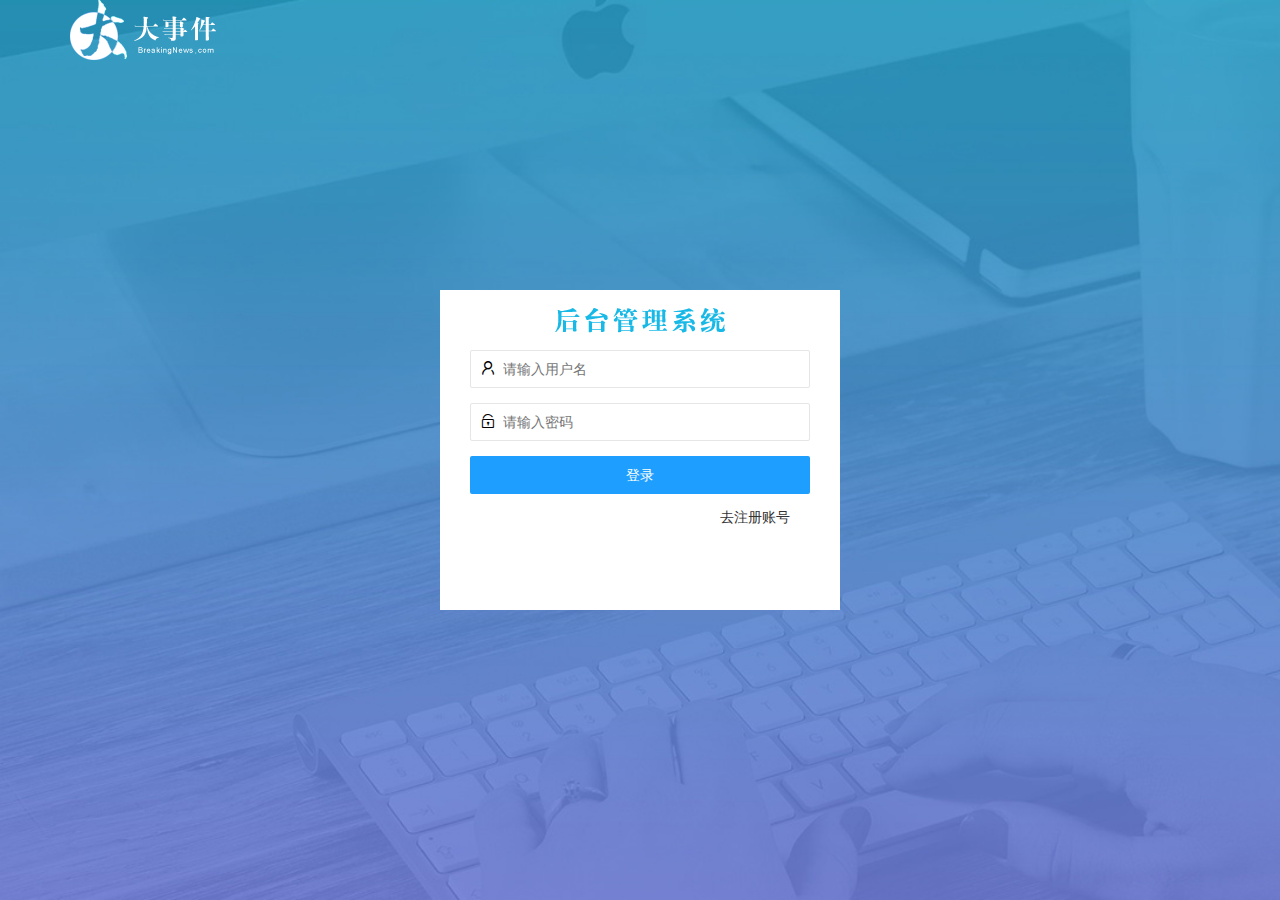
<file: login.html>
<!DOCTYPE html>
<html lang="en">
<head>
    <meta charset="UTF-8">
    <meta name="viewport" content="width=device-width, initial-scale=1.0">
    <title>大事件-登录/注册</title>
    <!-- 导入自己的样式 -->
    <link rel="stylesheet" href="./assets/css/login.css">
<!-- 导入layUI的样式 -->
    <link rel="stylesheet" href="/assets/lib/layui/css/layui.css">
</head>
<body>
<!-- 头部的log区域 -->
<div class="layui-main">
    <img src="/assets/images/logo.png" alt="">
</div>
    <!-- 登录注册区域 -->
<div class="loginAndRegBox">
    <div class="title-box"></div>
    <!-- 登录的页面 -->
    <div class="login-box">
        <form class="layui-form" id="form_login" action="">
            <!-- 用户名 -->
            <div class="layui-form-item">
                <i class="layui-icon layui-icon-username"></i>
                <input type="text" name="username" required  lay-verify="required" placeholder="请输入用户名" autocomplete="off" class="layui-input">
              </div>
              <!-- 密码 -->
              <div class="layui-form-item">
                <i class="layui-icon layui-icon-password"></i>
                <input type="password" name="password" required  lay-verify="required|mima" placeholder="请输入密码" autocomplete="off" class="layui-input">
              </div>
              <!-- 提交按钮 -->
              <div class="layui-form-item">
                <!-- layui-btn-fluid可以使按钮充满整个盒子 -->
                <!-- 普通按钮和提交按钮的区别在于lay-submit属性 -->
                <button class="layui-btn
                layui-btn-fluid layui-btn-normal" lay-submit >登录</button>
                  <!-- 这只是一个普通的按钮，不是提交按钮 -->
                <!-- <button type="button" class="layui-btn layui-btn-fluid">流体按钮（最大化适应）</button> -->

              </div>
              <a href="javascript:;" id="link_reg" class="anniu">去注册账号</a>
              </form>

    </div>
    <!-- 注册页面 -->
    
    <div class="reg-box">
        <form class="layui-form" id="form_reg" action="">
            <!-- 用户名 -->
            <div class="layui-form-item">
                <i class="layui-icon layui-icon-username"></i>
                <input type="text" name="username" required  lay-verify="required" placeholder="请输入用户名" autocomplete="off" class="layui-input">
              </div>
              <!-- 密码 -->
              <div class="layui-form-item">
                <i class="layui-icon layui-icon-password"></i>
                <input type="password" name="password"id="qwe" required  lay-verify="required|mima" placeholder="请输入密码" autocomplete="off" class="layui-input">
              </div>
              <div class="layui-form-item">
                <i class="layui-icon layui-icon-password"></i>
                <input type="password" name="repassword" required  lay-verify="required|mima|remima" placeholder="请再次输入密码" autocomplete="off" class="layui-input">
              </div>
              <!-- 提交按钮 -->
              <div class="layui-form-item">
                <!-- layui-btn-fluid可以使按钮充满整个盒子 -->
                <!-- 普通按钮和提交按钮的区别在于lay-submit属性 -->
                <button class="layui-btn
                layui-btn-fluid layui-btn-normal" lay-submit lay-filter="formDemo" id="zhuce">注册</button>
                  <!-- 这只是一个普通的按钮，不是提交按钮 -->
                <!-- <button type="button" class="layui-btn layui-btn-fluid">流体按钮（最大化适应）</button> -->

              </div>
              <a href="javascript:;" id="link_login" class="anniu">去登录</a>
            </form>
    </div>
</div>
<!-- 导入layUI的js文件 -->
<script src="/assets/lib/layui/layui.all.js"></script>
<!-- 导入jQuery -->
<script src="/assets/lib/jquery.js"></script>
<!-- 导入自己封装的通用URL的js -->
<!-- 注：这个js文件要放在jq之后自己的js之前 -->
<script src="/assets/js/baseAPI.js"></script>
<!-- 导入自己的样式 -->
<script src="/assets/js/login.js"></script>
</body>
</html>
</file>
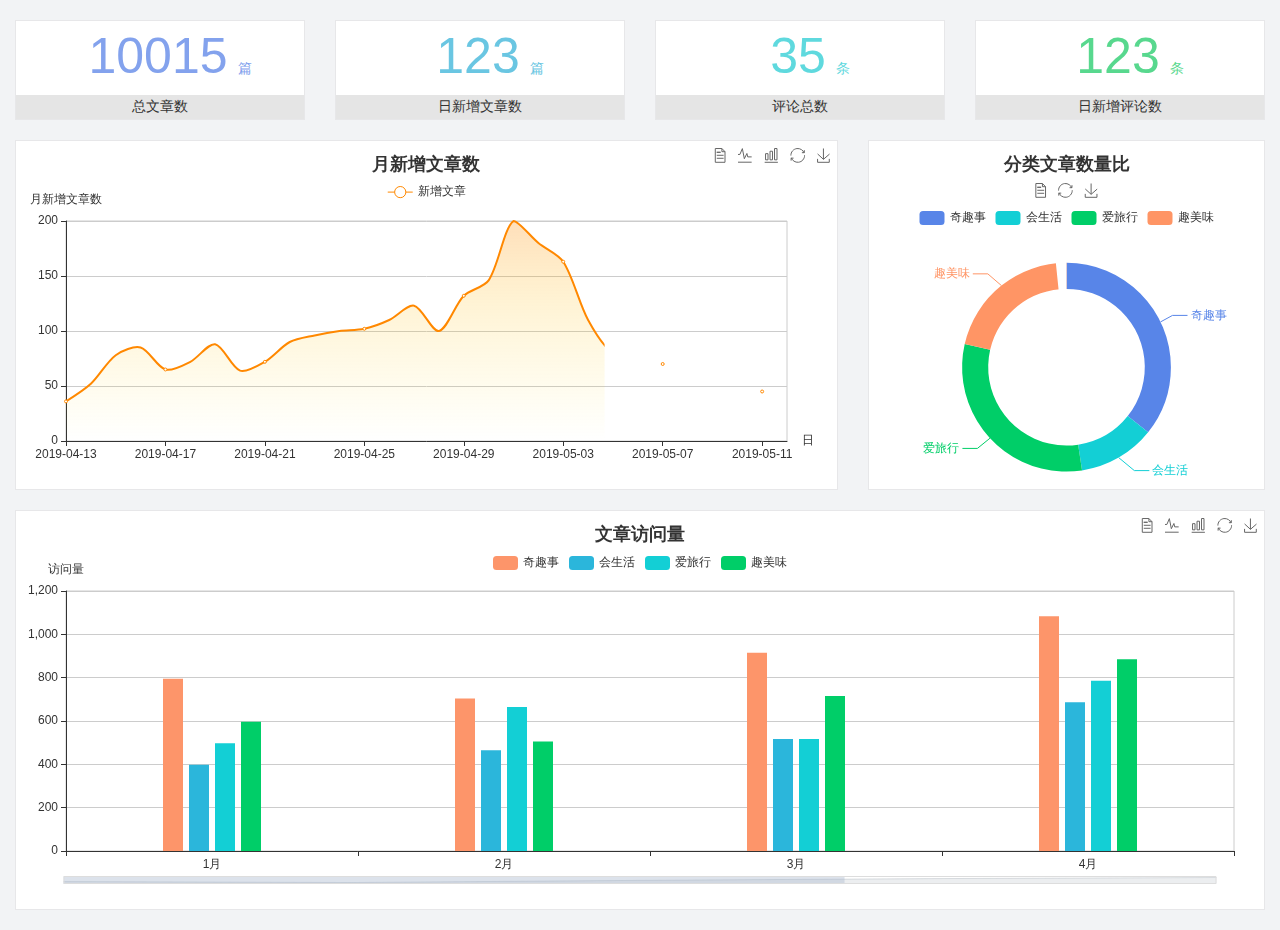
<file: home/dashboard.html>
<!DOCTYPE html>
<html lang="en">

<head>
  <meta charset="UTF-8">
  <meta name="viewport" content="width=device-width, initial-scale=1.0">
  <meta http-equiv="X-UA-Compatible" content="ie=edge">
  <title>图表统计</title>
  <link rel="stylesheet" href="../../assets/lib/bootstrap.css" />
  <link rel="stylesheet" href="../../assets/lib/main.css" />
  <script src="../../assets/lib/jquery.js"></script>
  <script type="text/javascript" src="../../assets/lib/echarts.min.js"></script>
</head>

<body>
  <div class="container-fluid">
    <div class="row spannel_list">
      <div class="col-sm-3 col-xs-6">
        <div class="spannel">
          <em>10015</em><span>篇</span>
          <b>总文章数</b>
        </div>
      </div>
      <div class="col-sm-3 col-xs-6">
        <div class="spannel scolor01">
          <em>123</em><span>篇</span>
          <b>日新增文章数</b>
        </div>
      </div>
      <div class="col-sm-3 col-xs-6">
        <div class="spannel scolor02">
          <em>35</em><span>条</span>
          <b>评论总数</b>
        </div>
      </div>
      <div class="col-sm-3 col-xs-6">
        <div class="spannel scolor03">
          <em>123</em><span>条</span>
          <b>日新增评论数</b>
        </div>
      </div>
    </div>
  </div>

  <div class="container-fluid">
    <div class="row curve-pie">
      <div class="col-lg-8 col-md-8">
        <div class="gragh_pannel" id="curve_show"></div>
      </div>
      <div class="col-lg-4 col-md-4">
        <div class="gragh_pannel" id="pie_show"></div>
      </div>
    </div>
  </div>

  <div class="container-fluid">
    <div class="column_pannel" id="column_show"></div>
  </div>

  <script>
    var oChart = echarts.init(document.getElementById('curve_show'));
    var aList_all = [
      { 'count': 36, 'date': '2019-04-13' },
      { 'count': 52, 'date': '2019-04-14' },
      { 'count': 78, 'date': '2019-04-15' },
      { 'count': 85, 'date': '2019-04-16' },
      { 'count': 65, 'date': '2019-04-17' },
      { 'count': 72, 'date': '2019-04-18' },
      { 'count': 88, 'date': '2019-04-19' },
      { 'count': 64, 'date': '2019-04-20' },
      { 'count': 72, 'date': '2019-04-21' },
      { 'count': 90, 'date': '2019-04-22' },
      { 'count': 96, 'date': '2019-04-23' },
      { 'count': 100, 'date': '2019-04-24' },
      { 'count': 102, 'date': '2019-04-25' },
      { 'count': 110, 'date': '2019-04-26' },
      { 'count': 123, 'date': '2019-04-27' },
      { 'count': 100, 'date': '2019-04-28' },
      { 'count': 132, 'date': '2019-04-29' },
      { 'count': 146, 'date': '2019-04-30' },
      { 'count': 200, 'date': '2019-05-01' },
      { 'count': 180, 'date': '2019-05-02' },
      { 'count': 163, 'date': '2019-05-03' },
      { 'count': 110, 'date': '2019-05-04' },
      { 'count': 80, 'date': '2019-05-05' },
      { 'count': 82, 'date': '2019-05-06' },
      { 'count': 70, 'date': '2019-05-07' },
      { 'count': 65, 'date': '2019-05-08' },
      { 'count': 54, 'date': '2019-05-09' },
      { 'count': 40, 'date': '2019-05-10' },
      { 'count': 45, 'date': '2019-05-11' },
      { 'count': 38, 'date': '2019-05-12' },
    ];

    let aCount = [];
    let aDate = [];

    for (var i = 0; i < aList_all.length; i++) {
      aCount.push(aList_all[i].count);
      aDate.push(aList_all[i].date);
    }

    var chartopt = {
      title: {
        text: '月新增文章数',
        left: 'center',
        top: '10'
      },
      tooltip: {
        trigger: 'axis'
      },
      legend: {
        data: ['新增文章'],
        top: '40'
      },
      toolbox: {
        show: true,
        feature: {
          mark: { show: true },
          dataView: { show: true, readOnly: false },
          magicType: { show: true, type: ['line', 'bar'] },
          restore: { show: true },
          saveAsImage: { show: true }
        }
      },
      calculable: true,
      xAxis: [
        {
          name: '日',
          type: 'category',
          boundaryGap: false,
          data: aDate
        }
      ],
      yAxis: [
        {
          name: '月新增文章数',
          type: 'value'
        }
      ],
      series: [
        {
          name: '新增文章',
          type: 'line',
          smooth: true,
          itemStyle: { normal: { areaStyle: { type: 'default' }, color: '#f80' }, lineStyle: { color: '#f80' } },
          data: aCount
        }],
      areaStyle: {
        normal: {
          color: new echarts.graphic.LinearGradient(0, 0, 0, 1, [{
            offset: 0,
            color: 'rgba(255,136,0,0.39)'
          }, {
            offset: .34,
            color: 'rgba(255,180,0,0.25)'
          }, {
            offset: 1,
            color: 'rgba(255,222,0,0.00)'
          }])

        }
      },
      grid: {
        show: true,
        x: 50,
        x2: 50,
        y: 80,
        height: 220
      }
    };

    oChart.setOption(chartopt);


    var oPie = echarts.init(document.getElementById('pie_show'));
    var oPieopt =
    {
      title: {
        top: 10,
        text: '分类文章数量比',
        x: 'center'
      },
      tooltip: {
        trigger: 'item',
        formatter: "{a} <br/>{b} : {c} ({d}%)"
      },
      color: ['#5885e8', '#13cfd5', '#00ce68', '#ff9565'],
      legend: {
        x: 'center',
        top: 65,
        data: ['奇趣事', '会生活', '爱旅行', '趣美味']
      },
      toolbox: {
        show: true,
        x: 'center',
        top: 35,
        feature: {
          mark: { show: true },
          dataView: { show: true, readOnly: false },
          magicType: {
            show: true,
            type: ['pie', 'funnel'],
            option: {
              funnel: {
                x: '25%',
                width: '50%',
                funnelAlign: 'left',
                max: 1548
              }
            }
          },
          restore: { show: true },
          saveAsImage: { show: true }
        }
      },
      calculable: true,
      series: [
        {
          name: '访问来源',
          type: 'pie',
          radius: ['45%', '60%'],
          center: ['50%', '65%'],
          data: [
            { value: 300, name: '奇趣事' },
            { value: 100, name: '会生活' },
            { value: 260, name: '爱旅行' },
            { value: 180, name: '趣美味' }
          ]
        }
      ]
    };
    oPie.setOption(oPieopt);



    var oColumn = this.echarts.init(document.getElementById('column_show'));
    var oColumnopt =
    {
      title: {
        text: '文章访问量',
        left: 'center',
        top: '10'
      },
      tooltip: {
        trigger: 'axis'
      },
      legend: {
        data: ['奇趣事', '会生活', '爱旅行', '趣美味'],
        top: '40'
      },
      toolbox: {
        show: true,
        feature: {
          mark: { show: true },
          dataView: { show: true, readOnly: false },
          magicType: { show: true, type: ['line', 'bar'] },
          restore: { show: true },
          saveAsImage: { show: true }
        }
      },
      calculable: true,
      xAxis: [
        {
          type: 'category',
          data: ['1月', '2月', '3月', '4月', '5月']
        }
      ],
      yAxis: [
        {
          name: '访问量',
          type: 'value'
        }
      ],
      series: [
        {
          name: '奇趣事',
          type: 'bar',
          barWidth: 20,
          itemStyle: {
            normal: { areaStyle: { type: 'default' }, color: '#fd956a' }
          },
          data: [800, 708, 920, 1090, 1200]
        },
        {
          name: '会生活',
          type: 'bar',
          barWidth: 20,
          itemStyle: {
            normal: { areaStyle: { type: 'default' }, color: '#2bb6db' }
          },
          data: [400, 468, 520, 690, 800]
        },
        {
          name: '爱旅行',
          type: 'bar',
          barWidth: 20,
          itemStyle: {
            normal: { areaStyle: { type: 'default' }, color: '#13cfd5' }
          },
          data: [500, 668, 520, 790, 900]
        },
        {
          name: '趣美味',
          type: 'bar',
          barWidth: 20,
          itemStyle: {
            normal: { areaStyle: { type: 'default' }, color: '#00ce68' }
          },
          data: [600, 508, 720, 890, 1000]
        }
      ],
      grid: {
        show: true,
        x: 50,
        x2: 30,
        y: 80,
        height: 260
      },
      dataZoom: [//给x轴设置滚动条
        {
          start: 0,//默认为0
          end: 100 - 1000 / 31,//默认为100
          type: 'slider',
          show: true,
          xAxisIndex: [0],
          handleSize: 0,//滑动条的 左右2个滑动条的大小
          height: 8,//组件高度
          left: 45, //左边的距离
          right: 50,//右边的距离
          bottom: 26,//右边的距离
          handleColor: '#ddd',//h滑动图标的颜色
          handleStyle: {
            borderColor: "#cacaca",
            borderWidth: "1",
            shadowBlur: 2,
            background: "#ddd",
            shadowColor: "#ddd",
          }
        }]
    };
    oColumn.setOption(oColumnopt);
  </script>
</body>

</html>
</file>
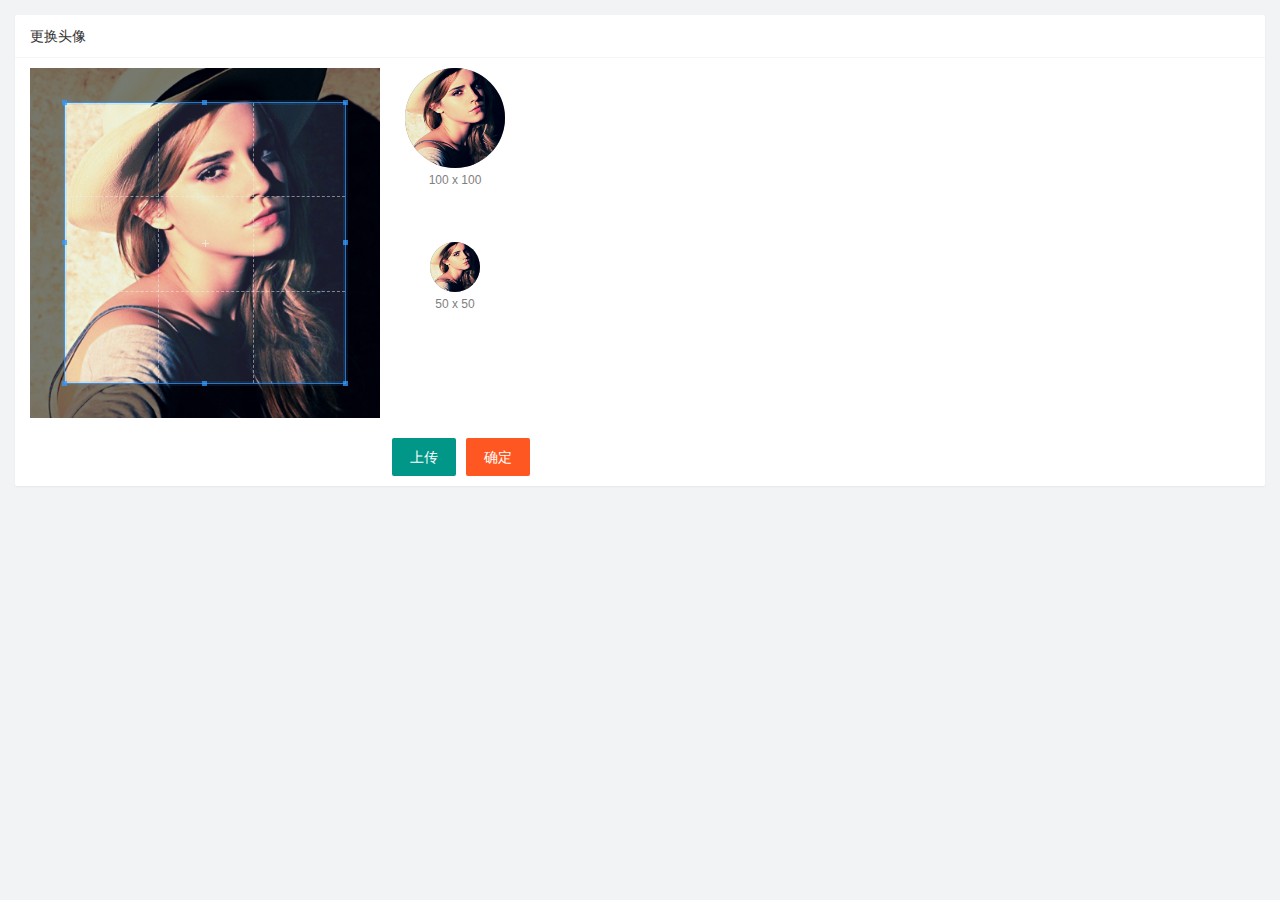
<file: user/user_avater.html>
<!DOCTYPE html>
<html lang="en">

<head>
    <meta charset="UTF-8">
    <meta name="viewport" content="width=device-width, initial-scale=1.0">
    <title>Document</title>
    <link rel="stylesheet" href="/assets/lib/layui/css/layui.css">
    <link rel="stylesheet" href="/assets/css/user_avater.css">
    <link rel="stylesheet" href="/assets/lib/cropper/cropper.css" />
</head>

<body>
    <div class="layui-card">
        <div class="layui-card-header">更换头像</div>
        <div class="layui-card-body">
            <!-- 第一行的图片裁剪和预览区域 -->
            <div class="row1">
                <!-- 图片裁剪区域 -->
                <div class="cropper-box">
                    <!-- 这个 img 标签很重要，将来会把它初始化为裁剪区域 -->
                    <img id="image" src="/assets/images/sample.jpg" />
                </div>
                <!-- 图片的预览区域 -->
                <div class="preview-box">
                    <div>
                        <!-- 宽高为 100px 的预览区域 -->
                        <div class="img-preview w100"></div>
                        <p class="size">100 x 100</p>
                    </div>
                    <div>
                        <!-- 宽高为 50px 的预览区域 -->
                        <div class="img-preview w50"></div>
                        <p class="size">50 x 50</p>
                    </div>
                </div>
            </div>

            <!-- 第二行的按钮区域 -->   
            <div class="row2">
                <!-- file为input的选择文件类型 -->
                <!-- 通过accept属性,可以指定允许用户选择什么类型的文件 -->
                <input type="file" id='file'accept='image/png,image/jpeg'>
                <button type="button" class="layui-btn" id="btn">上传</button>
                <button type="button" class="layui-btn layui-btn-danger" id='btnd'>确定</button>
            </div>
        </div>
    </div>
<script src="/assets/lib/layui/layui.all.js"></script>
    <script src="/assets/lib/jquery.js"></script>
    <script src="/assets/lib/cropper/Cropper.js"></script>
    <script src="/assets/lib/cropper/jquery-cropper.js"></script>
    <script src="/assets/js/baseAPI.js"></script>
    <script src="/assets/js/user_avater.js"></script>

</body>

</html>
</file>
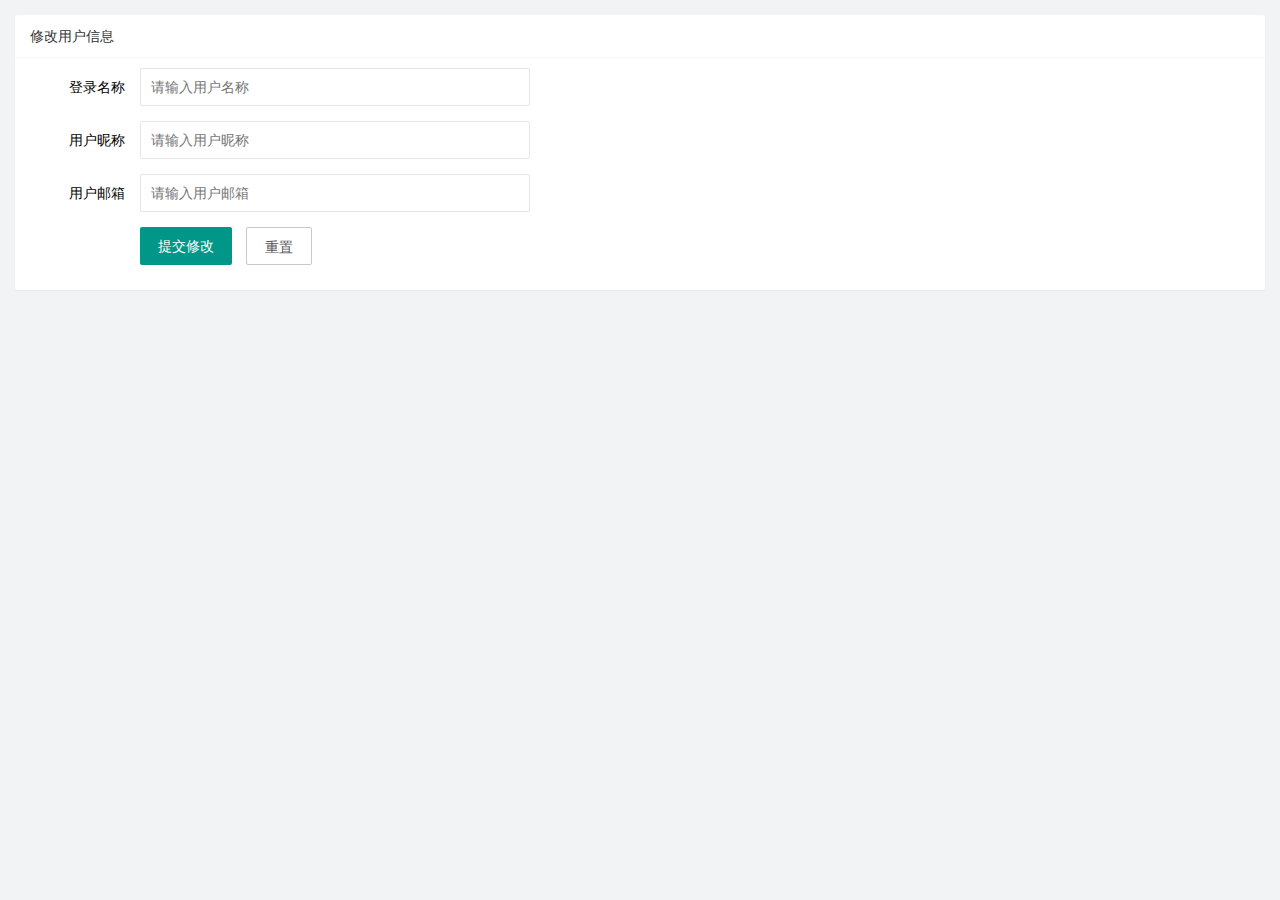
<file: user/user_info.html>
<!DOCTYPE html>
<html lang="en">

<head>
    <meta charset="UTF-8">
    <meta name="viewport" content="width=device-width, initial-scale=1.0">
    <title>Document</title>
    <!-- 导入layUI的css样式 -->
    <link rel="stylesheet" href="/assets/lib/layui/css/layui.css">
    <!-- 导入自己的css样式 -->
    <link rel="stylesheet" href="/assets/css/user_info.css">
</head>

<body>

    <div class="layui-card">
        <div class="layui-card-header">修改用户信息</div>
        <div class="layui-card-body">
            <form class="layui-form" lay-filter='formUserInfo'>
                <input type="hidden" name="id" value="">
                <div class="layui-form-item">
                    <label class="layui-form-label">登录名称</label>
                    <div class="layui-input-block">
                        <input type="text" name="username" required lay-verify="required" placeholder="请输入用户名称"
                            autocomplete="off" class="layui-input">
                    </div>
                </div>
                <div class="layui-form-item">
                    <label class="layui-form-label">用户昵称</label>
                    <div class="layui-input-block">
                        <input type="text" name="title" required lay-verify="required|nickname" placeholder="请输入用户昵称"
                            autocomplete="off" class="layui-input">
                    </div>
                </div>
                <div class="layui-form-item">
                    <label class="layui-form-label">用户邮箱</label>
                    <div class="layui-input-block">
                        <input type="text" name="title" required lay-verify="required|email" placeholder="请输入用户邮箱"
                            autocomplete="off" class="layui-input">
                    </div>
                </div>
                <div class="layui-form-item">
                    <div class="layui-input-block">
                        <button class="layui-btn" lay-submit lay-filter="formDemo">提交修改</button>
                        <button type="reset" class="layui-btn layui-btn-primary" id="btnReset">重置</button>
                    </div>
                </div>
            </form>

        </div>
    </div>

    <!-- 导入jQuery文件 -->
    <script src="/assets/lib/jquery.js"></script>
    <!-- 导入layUI的js样式 -->
    <script src="/assets/lib/layui/layui.all.js"></script>
    <!-- 导入自己的js文件 -->
    <script src="/assets/js/user_info.js"></script>
    <!-- 导入自定义的baseAPI样式 -->
    <script src="/assets/js/baseAPI.js"></script>
</body>

</html>
</file>
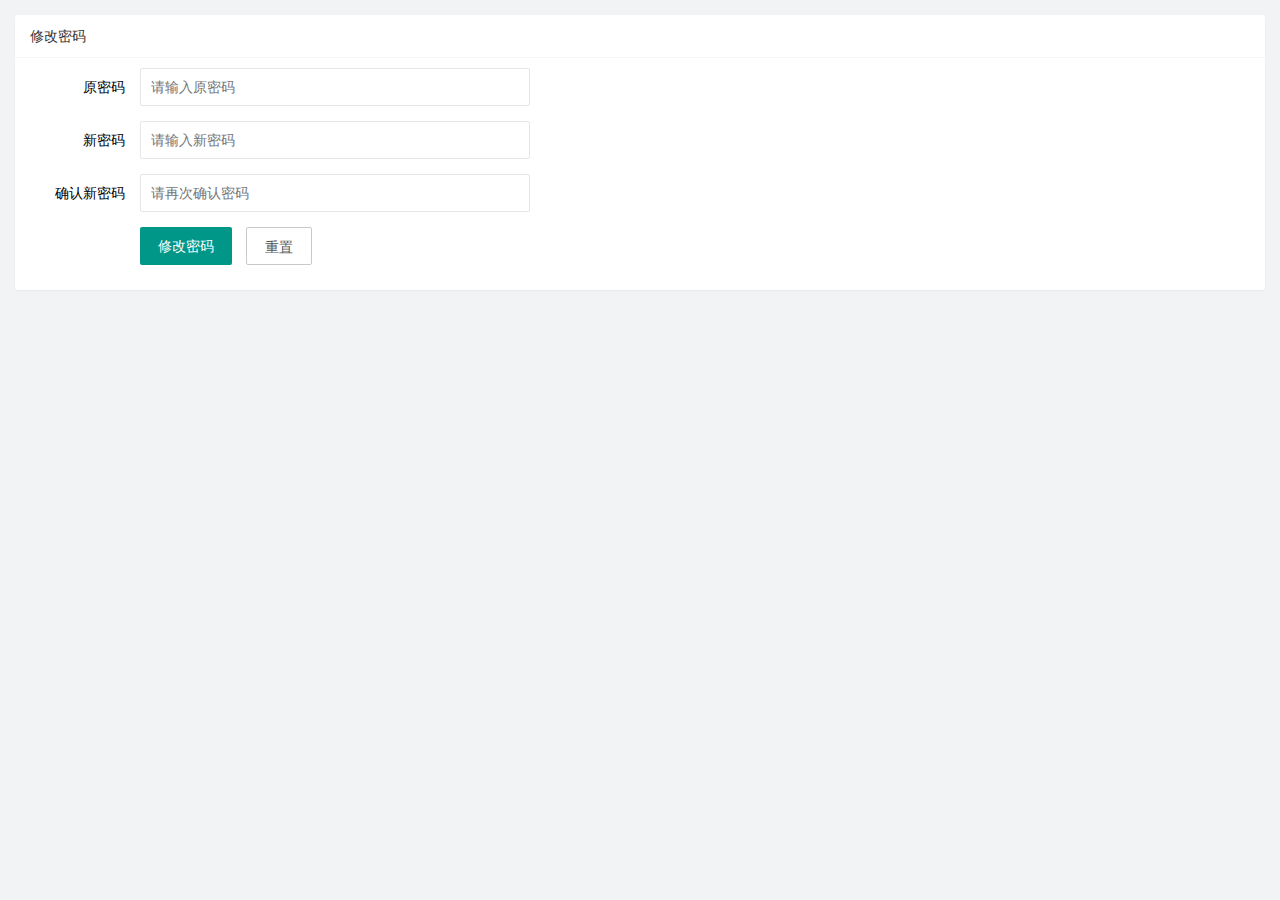
<file: user/user_pwd.html>
<!DOCTYPE html>
<html lang="en">

<head>
    <meta charset="UTF-8">
    <meta name="viewport" content="width=device-width, initial-scale=1.0">
    <title>Document</title>
    <!-- 导入layUI的css样式  -->
    <link rel="stylesheet" href="/assets/lib/layui/css/layui.css">
    <!-- 导入自己的样式 -->
    <link rel="stylesheet" href="/assets/css/user_pwd.css">
    <!-- <link rel="stylesheet" href="/assets/css/user/user_pwd.css" /> -->


</head>

<body>
    <div class="layui-card">
        <div class="layui-card-header">修改密码</div>
        <div class="layui-card-body">
            <form class="layui-form">
                <div class="layui-form-item">
                  <label class="layui-form-label">原密码</label>
                  <div class="layui-input-block">
                    <input type="password" name="oldPwd" required lay-verify="required|pwd" placeholder="请输入原密码" autocomplete="off" class="layui-input" />
                  </div>
                </div>
                <div class="layui-form-item">
                  <label class="layui-form-label">新密码</label>
                  <div class="layui-input-block">
                    <input type="password" name="newPwd" required lay-verify="required|pwd|samePwd" placeholder="请输入新密码" autocomplete="off" class="layui-input" />
                  </div>
                </div>
                <div class="layui-form-item">
                  <label class="layui-form-label">确认新密码</label>
                  <div class="layui-input-block">
                    <input type="password" name="rePwd" required lay-verify="required|pwd|rePwd" placeholder="请再次确认密码" autocomplete="off" class="layui-input" />
                  </div>
                </div>
                <div class="layui-form-item">
                  <div class="layui-input-block">
                    <button class="layui-btn" lay-submit lay-filter="formDemo">修改密码</button>
                    <button type="reset" class="layui-btn layui-btn-primary">重置</button>
                  </div>
                </div>
              </form>
        </div>
    </div>
    <!-- 导入jQuery文件 -->
    <script src="/assets/lib/jquery.js"></script>
    <!-- 导入layUI的js样式 -->
    <script src="/assets/lib/layui/layui.all.js"></script>
    <!-- 导入自己的js文件 -->
    <script src="/assets/js/user_pwd.js"></script>
    <!-- 导入baseAPI文件 -->
    <script src="/assets/js/baseAPI.js"></script>
</body>
</file>
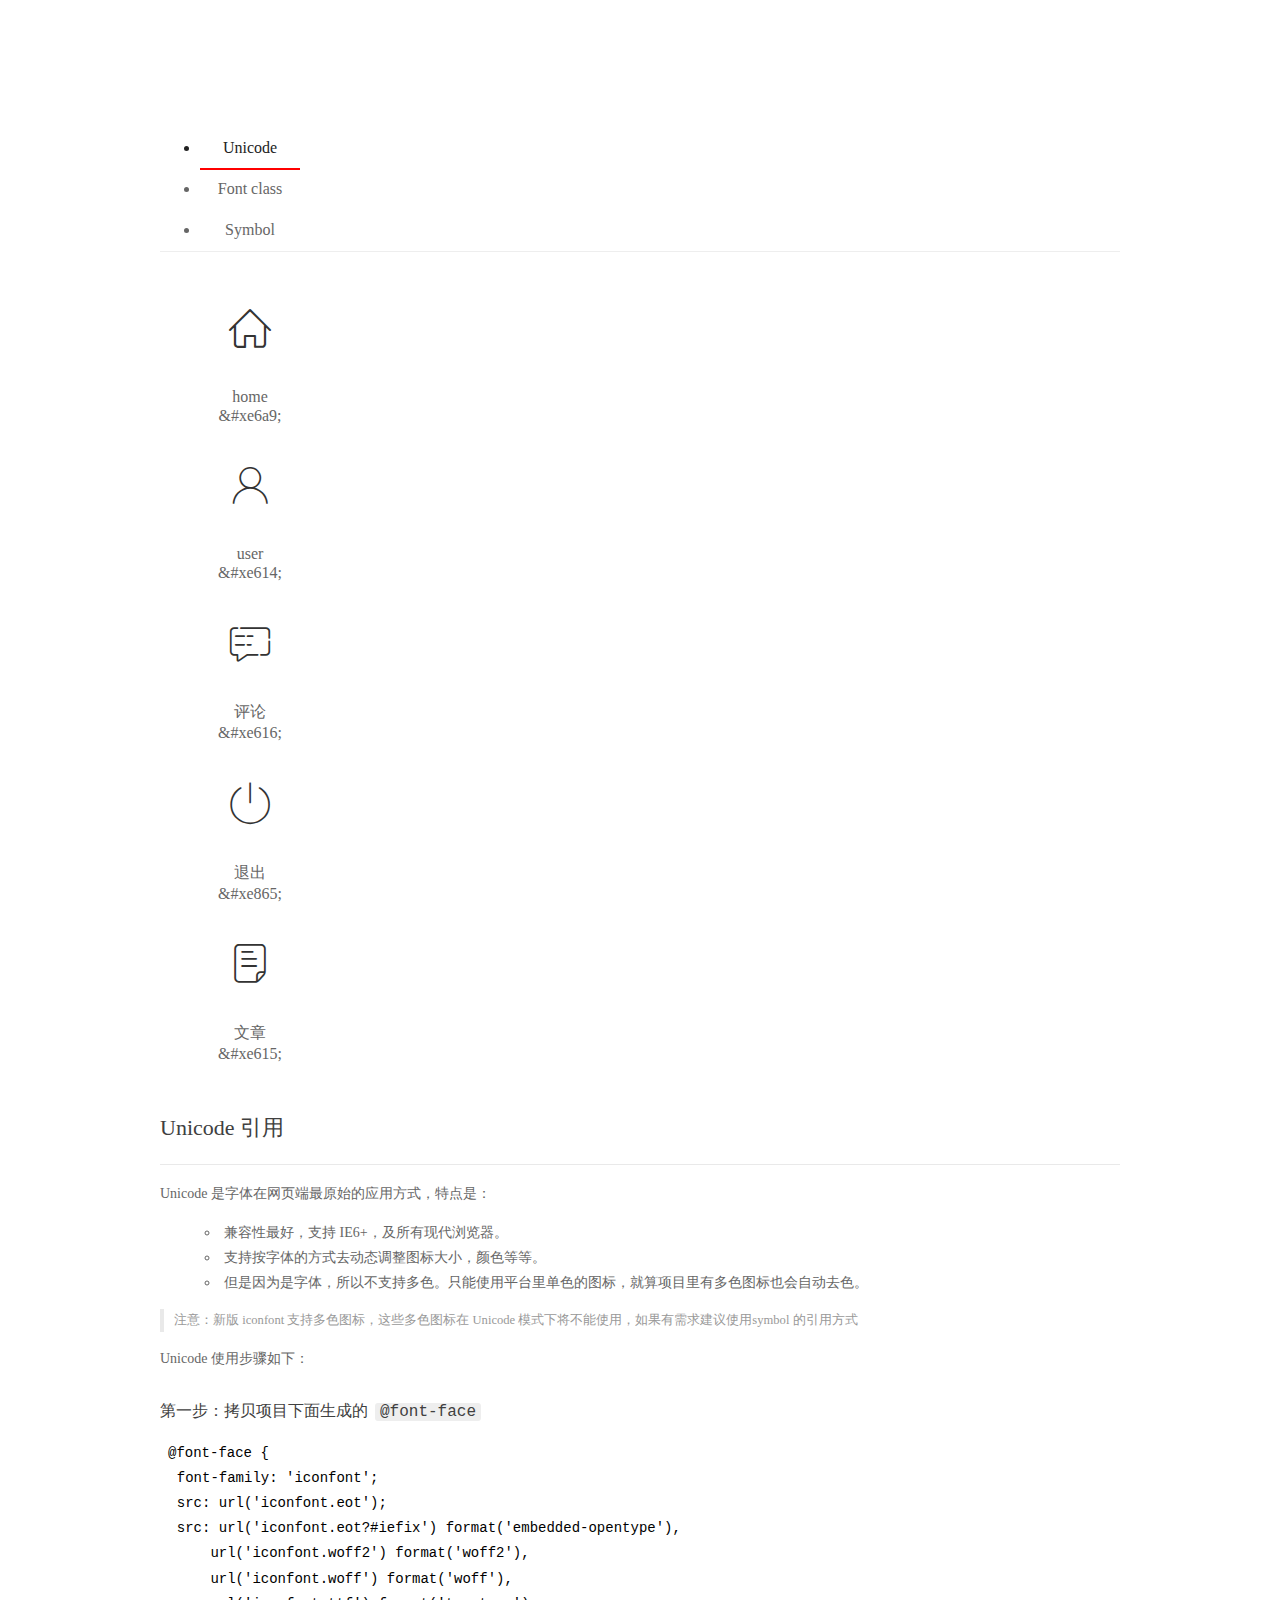
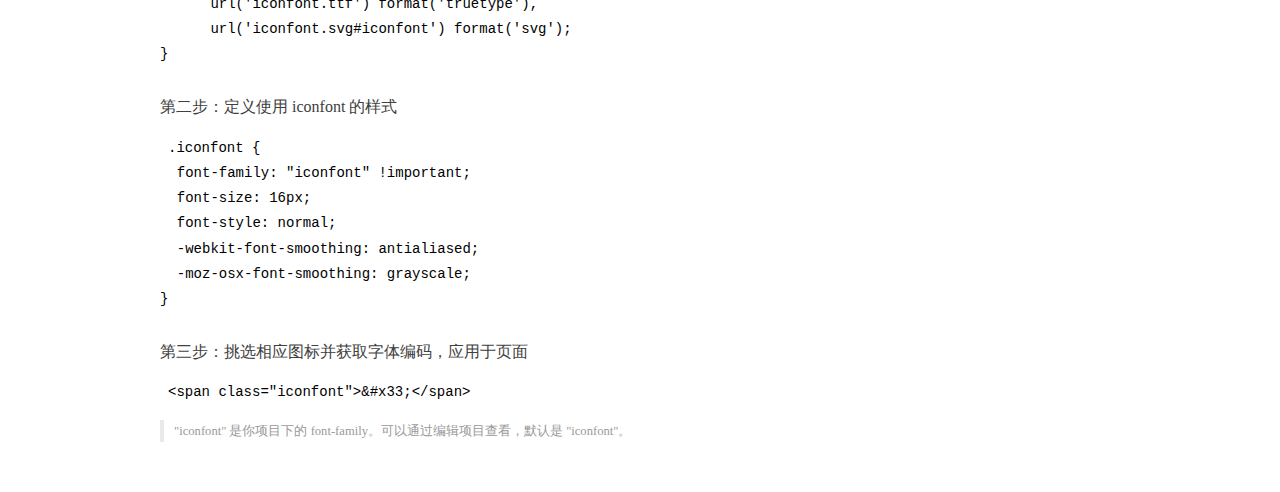
<file: assets/fonts/demo_index.html>
<!DOCTYPE html>
<html>
<head>
  <meta charset="utf-8"/>
  <title>IconFont Demo</title>
  <link rel="shortcut icon" href="https://gtms04.alicdn.com/tps/i4/TB1_oz6GVXXXXaFXpXXJDFnIXXX-64-64.ico" type="image/x-icon"/>
  <link rel="stylesheet" href="https://g.alicdn.com/thx/cube/1.3.2/cube.min.css">
  <link rel="stylesheet" href="demo.css">
  <link rel="stylesheet" href="iconfont.css">
  <script src="iconfont.js"></script>
  <!-- jQuery -->
  <script src="https://a1.alicdn.com/oss/uploads/2018/12/26/7bfddb60-08e8-11e9-9b04-53e73bb6408b.js"></script>
  <!-- 代码高亮 -->
  <script src="https://a1.alicdn.com/oss/uploads/2018/12/26/a3f714d0-08e6-11e9-8a15-ebf944d7534c.js"></script>
</head>
<body>
  <div class="main">
    <h1 class="logo"><a href="https://www.iconfont.cn/" title="iconfont 首页" target="_blank">&#xe86b;</a></h1>
    <div class="nav-tabs">
      <ul id="tabs" class="dib-box">
        <li class="dib active"><span>Unicode</span></li>
        <li class="dib"><span>Font class</span></li>
        <li class="dib"><span>Symbol</span></li>
      </ul>
      
    </div>
    <div class="tab-container">
      <div class="content unicode" style="display: block;">
          <ul class="icon_lists dib-box">
          
            <li class="dib">
              <span class="icon iconfont">&#xe6a9;</span>
                <div class="name">home</div>
                <div class="code-name">&amp;#xe6a9;</div>
              </li>
          
            <li class="dib">
              <span class="icon iconfont">&#xe614;</span>
                <div class="name">user</div>
                <div class="code-name">&amp;#xe614;</div>
              </li>
          
            <li class="dib">
              <span class="icon iconfont">&#xe616;</span>
                <div class="name">评论</div>
                <div class="code-name">&amp;#xe616;</div>
              </li>
          
            <li class="dib">
              <span class="icon iconfont">&#xe865;</span>
                <div class="name">退出</div>
                <div class="code-name">&amp;#xe865;</div>
              </li>
          
            <li class="dib">
              <span class="icon iconfont">&#xe615;</span>
                <div class="name">文章</div>
                <div class="code-name">&amp;#xe615;</div>
              </li>
          
          </ul>
          <div class="article markdown">
          <h2 id="unicode-">Unicode 引用</h2>
          <hr>

          <p>Unicode 是字体在网页端最原始的应用方式，特点是：</p>
          <ul>
            <li>兼容性最好，支持 IE6+，及所有现代浏览器。</li>
            <li>支持按字体的方式去动态调整图标大小，颜色等等。</li>
            <li>但是因为是字体，所以不支持多色。只能使用平台里单色的图标，就算项目里有多色图标也会自动去色。</li>
          </ul>
          <blockquote>
            <p>注意：新版 iconfont 支持多色图标，这些多色图标在 Unicode 模式下将不能使用，如果有需求建议使用symbol 的引用方式</p>
          </blockquote>
          <p>Unicode 使用步骤如下：</p>
          <h3 id="-font-face">第一步：拷贝项目下面生成的 <code>@font-face</code></h3>
<pre><code class="language-css"
>@font-face {
  font-family: 'iconfont';
  src: url('iconfont.eot');
  src: url('iconfont.eot?#iefix') format('embedded-opentype'),
      url('iconfont.woff2') format('woff2'),
      url('iconfont.woff') format('woff'),
      url('iconfont.ttf') format('truetype'),
      url('iconfont.svg#iconfont') format('svg');
}
</code></pre>
          <h3 id="-iconfont-">第二步：定义使用 iconfont 的样式</h3>
<pre><code class="language-css"
>.iconfont {
  font-family: "iconfont" !important;
  font-size: 16px;
  font-style: normal;
  -webkit-font-smoothing: antialiased;
  -moz-osx-font-smoothing: grayscale;
}
</code></pre>
          <h3 id="-">第三步：挑选相应图标并获取字体编码，应用于页面</h3>
<pre>
<code class="language-html"
>&lt;span class="iconfont"&gt;&amp;#x33;&lt;/span&gt;
</code></pre>
          <blockquote>
            <p>"iconfont" 是你项目下的 font-family。可以通过编辑项目查看，默认是 "iconfont"。</p>
          </blockquote>
          </div>
      </div>
      <div class="content font-class">
        <ul class="icon_lists dib-box">
          
          <li class="dib">
            <span class="icon iconfont icon-home"></span>
            <div class="name">
              home
            </div>
            <div class="code-name">.icon-home
            </div>
          </li>
          
          <li class="dib">
            <span class="icon iconfont icon-user"></span>
            <div class="name">
              user
            </div>
            <div class="code-name">.icon-user
            </div>
          </li>
          
          <li class="dib">
            <span class="icon iconfont icon-pinglun"></span>
            <div class="name">
              评论
            </div>
            <div class="code-name">.icon-pinglun
            </div>
          </li>
          
          <li class="dib">
            <span class="icon iconfont icon-tuichu"></span>
            <div class="name">
              退出
            </div>
            <div class="code-name">.icon-tuichu
            </div>
          </li>
          
          <li class="dib">
            <span class="icon iconfont icon-16"></span>
            <div class="name">
              文章
            </div>
            <div class="code-name">.icon-16
            </div>
          </li>
          
        </ul>
        <div class="article markdown">
        <h2 id="font-class-">font-class 引用</h2>
        <hr>

        <p>font-class 是 Unicode 使用方式的一种变种，主要是解决 Unicode 书写不直观，语意不明确的问题。</p>
        <p>与 Unicode 使用方式相比，具有如下特点：</p>
        <ul>
          <li>兼容性良好，支持 IE8+，及所有现代浏览器。</li>
          <li>相比于 Unicode 语意明确，书写更直观。可以很容易分辨这个 icon 是什么。</li>
          <li>因为使用 class 来定义图标，所以当要替换图标时，只需要修改 class 里面的 Unicode 引用。</li>
          <li>不过因为本质上还是使用的字体，所以多色图标还是不支持的。</li>
        </ul>
        <p>使用步骤如下：</p>
        <h3 id="-fontclass-">第一步：引入项目下面生成的 fontclass 代码：</h3>
<pre><code class="language-html">&lt;link rel="stylesheet" href="./iconfont.css"&gt;
</code></pre>
        <h3 id="-">第二步：挑选相应图标并获取类名，应用于页面：</h3>
<pre><code class="language-html">&lt;span class="iconfont icon-xxx"&gt;&lt;/span&gt;
</code></pre>
        <blockquote>
          <p>"
            iconfont" 是你项目下的 font-family。可以通过编辑项目查看，默认是 "iconfont"。</p>
        </blockquote>
      </div>
      </div>
      <div class="content symbol">
          <ul class="icon_lists dib-box">
          
            <li class="dib">
                <svg class="icon svg-icon" aria-hidden="true">
                  <use xlink:href="#icon-home"></use>
                </svg>
                <div class="name">home</div>
                <div class="code-name">#icon-home</div>
            </li>
          
            <li class="dib">
                <svg class="icon svg-icon" aria-hidden="true">
                  <use xlink:href="#icon-user"></use>
                </svg>
                <div class="name">user</div>
                <div class="code-name">#icon-user</div>
            </li>
          
            <li class="dib">
                <svg class="icon svg-icon" aria-hidden="true">
                  <use xlink:href="#icon-pinglun"></use>
                </svg>
                <div class="name">评论</div>
                <div class="code-name">#icon-pinglun</div>
            </li>
          
            <li class="dib">
                <svg class="icon svg-icon" aria-hidden="true">
                  <use xlink:href="#icon-tuichu"></use>
                </svg>
                <div class="name">退出</div>
                <div class="code-name">#icon-tuichu</div>
            </li>
          
            <li class="dib">
                <svg class="icon svg-icon" aria-hidden="true">
                  <use xlink:href="#icon-16"></use>
                </svg>
                <div class="name">文章</div>
                <div class="code-name">#icon-16</div>
            </li>
          
          </ul>
          <div class="article markdown">
          <h2 id="symbol-">Symbol 引用</h2>
          <hr>

          <p>这是一种全新的使用方式，应该说这才是未来的主流，也是平台目前推荐的用法。相关介绍可以参考这篇<a href="">文章</a>
            这种用法其实是做了一个 SVG 的集合，与另外两种相比具有如下特点：</p>
          <ul>
            <li>支持多色图标了，不再受单色限制。</li>
            <li>通过一些技巧，支持像字体那样，通过 <code>font-size</code>, <code>color</code> 来调整样式。</li>
            <li>兼容性较差，支持 IE9+，及现代浏览器。</li>
            <li>浏览器渲染 SVG 的性能一般，还不如 png。</li>
          </ul>
          <p>使用步骤如下：</p>
          <h3 id="-symbol-">第一步：引入项目下面生成的 symbol 代码：</h3>
<pre><code class="language-html">&lt;script src="./iconfont.js"&gt;&lt;/script&gt;
</code></pre>
          <h3 id="-css-">第二步：加入通用 CSS 代码（引入一次就行）：</h3>
<pre><code class="language-html">&lt;style&gt;
.icon {
  width: 1em;
  height: 1em;
  vertical-align: -0.15em;
  fill: currentColor;
  overflow: hidden;
}
&lt;/style&gt;
</code></pre>
          <h3 id="-">第三步：挑选相应图标并获取类名，应用于页面：</h3>
<pre><code class="language-html">&lt;svg class="icon" aria-hidden="true"&gt;
  &lt;use xlink:href="#icon-xxx"&gt;&lt;/use&gt;
&lt;/svg&gt;
</code></pre>
          </div>
      </div>

    </div>
  </div>
  <script>
  $(document).ready(function () {
      $('.tab-container .content:first').show()

      $('#tabs li').click(function (e) {
        var tabContent = $('.tab-container .content')
        var index = $(this).index()

        if ($(this).hasClass('active')) {
          return
        } else {
          $('#tabs li').removeClass('active')
          $(this).addClass('active')

          tabContent.hide().eq(index).fadeIn()
        }
      })
    })
  </script>
</body>
</html>
</file>
<file: assets/css/login.css>
html,body{
    margin: 0;
    padding: 0;
    width: 100%;
    height: 100%;
    /* background-color: aqua; */
    background: url(/assets/images/login_bg.jpg) no-repeat;
    /* 设置背景图片的大小：background-size     cover是使背景图像完全覆盖整个背景区域*/
    background-size: cover;
}
.loginAndRegBox{
    width: 400px;
    height: 320px;
    background-color: #fff;
    position: absolute;
    top: 50%;
    left: 50%;
    /* transform是C3里的属性，指变形，改变的意思   translate()是移动()里是按自身大小来移动  */
    transform: translate(-50%,-50%);
}
.title-box{
    width: 400px;
    height: 60px;
    background: url(/assets/images/login_title.png) no-repeat center;
}
.reg-box{
    display: none;
}
.layui-form{
    padding: 0 30px;

}
.layui-form-item{
    position: relative;
}
.anniu{
    float: right;
    margin-right: 20px;
}
.layui-icon{
    position: absolute;
    top: 10px;
    left: 10px;
}
.layui-input{
   padding-left: 32px !important;
}
</file>
<file: assets/lib/layui/css/layui.css>
/** layui-v2.5.5 MIT License By https://www.layui.com */
 .layui-inline,img{display:inline-block;vertical-align:middle}h1,h2,h3,h4,h5,h6{font-weight:400}.layui-edge,.layui-header,.layui-inline,.layui-main{position:relative}.layui-body,.layui-edge,.layui-elip{overflow:hidden}.layui-btn,.layui-edge,.layui-inline,img{vertical-align:middle}.layui-btn,.layui-disabled,.layui-icon,.layui-unselect{-moz-user-select:none;-webkit-user-select:none;-ms-user-select:none}.layui-elip,.layui-form-checkbox span,.layui-form-pane .layui-form-label{text-overflow:ellipsis;white-space:nowrap}.layui-breadcrumb,.layui-tree-btnGroup{visibility:hidden}blockquote,body,button,dd,div,dl,dt,form,h1,h2,h3,h4,h5,h6,input,li,ol,p,pre,td,textarea,th,ul{margin:0;padding:0;-webkit-tap-highlight-color:rgba(0,0,0,0)}a:active,a:hover{outline:0}img{border:none}li{list-style:none}table{border-collapse:collapse;border-spacing:0}h4,h5,h6{font-size:100%}button,input,optgroup,option,select,textarea{font-family:inherit;font-size:inherit;font-style:inherit;font-weight:inherit;outline:0}pre{white-space:pre-wrap;white-space:-moz-pre-wrap;white-space:-pre-wrap;white-space:-o-pre-wrap;word-wrap:break-word}body{line-height:24px;font:14px Helvetica Neue,Helvetica,PingFang SC,Tahoma,Arial,sans-serif}hr{height:1px;margin:10px 0;border:0;clear:both}a{color:#333;text-decoration:none}a:hover{color:#777}a cite{font-style:normal;*cursor:pointer}.layui-border-box,.layui-border-box *{box-sizing:border-box}.layui-box,.layui-box *{box-sizing:content-box}.layui-clear{clear:both;*zoom:1}.layui-clear:after{content:'\20';clear:both;*zoom:1;display:block;height:0}.layui-inline{*display:inline;*zoom:1}.layui-edge{display:inline-block;width:0;height:0;border-width:6px;border-style:dashed;border-color:transparent}.layui-edge-top{top:-4px;border-bottom-color:#999;border-bottom-style:solid}.layui-edge-right{border-left-color:#999;border-left-style:solid}.layui-edge-bottom{top:2px;border-top-color:#999;border-top-style:solid}.layui-edge-left{border-right-color:#999;border-right-style:solid}.layui-disabled,.layui-disabled:hover{color:#d2d2d2!important;cursor:not-allowed!important}.layui-circle{border-radius:100%}.layui-show{display:block!important}.layui-hide{display:none!important}@font-face{font-family:layui-icon;src:url(../font/iconfont.eot?v=250);src:url(../font/iconfont.eot?v=250#iefix) format('embedded-opentype'),url(../font/iconfont.woff2?v=250) format('woff2'),url(../font/iconfont.woff?v=250) format('woff'),url(../font/iconfont.ttf?v=250) format('truetype'),url(../font/iconfont.svg?v=250#layui-icon) format('svg')}.layui-icon{font-family:layui-icon!important;font-size:16px;font-style:normal;-webkit-font-smoothing:antialiased;-moz-osx-font-smoothing:grayscale}.layui-icon-reply-fill:before{content:"\e611"}.layui-icon-set-fill:before{content:"\e614"}.layui-icon-menu-fill:before{content:"\e60f"}.layui-icon-search:before{content:"\e615"}.layui-icon-share:before{content:"\e641"}.layui-icon-set-sm:before{content:"\e620"}.layui-icon-engine:before{content:"\e628"}.layui-icon-close:before{content:"\1006"}.layui-icon-close-fill:before{content:"\1007"}.layui-icon-chart-screen:before{content:"\e629"}.layui-icon-star:before{content:"\e600"}.layui-icon-circle-dot:before{content:"\e617"}.layui-icon-chat:before{content:"\e606"}.layui-icon-release:before{content:"\e609"}.layui-icon-list:before{content:"\e60a"}.layui-icon-chart:before{content:"\e62c"}.layui-icon-ok-circle:before{content:"\1005"}.layui-icon-layim-theme:before{content:"\e61b"}.layui-icon-table:before{content:"\e62d"}.layui-icon-right:before{content:"\e602"}.layui-icon-left:before{content:"\e603"}.layui-icon-cart-simple:before{content:"\e698"}.layui-icon-face-cry:before{content:"\e69c"}.layui-icon-face-smile:before{content:"\e6af"}.layui-icon-survey:before{content:"\e6b2"}.layui-icon-tree:before{content:"\e62e"}.layui-icon-upload-circle:before{content:"\e62f"}.layui-icon-add-circle:before{content:"\e61f"}.layui-icon-download-circle:before{content:"\e601"}.layui-icon-templeate-1:before{content:"\e630"}.layui-icon-util:before{content:"\e631"}.layui-icon-face-surprised:before{content:"\e664"}.layui-icon-edit:before{content:"\e642"}.layui-icon-speaker:before{content:"\e645"}.layui-icon-down:before{content:"\e61a"}.layui-icon-file:before{content:"\e621"}.layui-icon-layouts:before{content:"\e632"}.layui-icon-rate-half:before{content:"\e6c9"}.layui-icon-add-circle-fine:before{content:"\e608"}.layui-icon-prev-circle:before{content:"\e633"}.layui-icon-read:before{content:"\e705"}.layui-icon-404:before{content:"\e61c"}.layui-icon-carousel:before{content:"\e634"}.layui-icon-help:before{content:"\e607"}.layui-icon-code-circle:before{content:"\e635"}.layui-icon-water:before{content:"\e636"}.layui-icon-username:before{content:"\e66f"}.layui-icon-find-fill:before{content:"\e670"}.layui-icon-about:before{content:"\e60b"}.layui-icon-location:before{content:"\e715"}.layui-icon-up:before{content:"\e619"}.layui-icon-pause:before{content:"\e651"}.layui-icon-date:before{content:"\e637"}.layui-icon-layim-uploadfile:before{content:"\e61d"}.layui-icon-delete:before{content:"\e640"}.layui-icon-play:before{content:"\e652"}.layui-icon-top:before{content:"\e604"}.layui-icon-friends:before{content:"\e612"}.layui-icon-refresh-3:before{content:"\e9aa"}.layui-icon-ok:before{content:"\e605"}.layui-icon-layer:before{content:"\e638"}.layui-icon-face-smile-fine:before{content:"\e60c"}.layui-icon-dollar:before{content:"\e659"}.layui-icon-group:before{content:"\e613"}.layui-icon-layim-download:before{content:"\e61e"}.layui-icon-picture-fine:before{content:"\e60d"}.layui-icon-link:before{content:"\e64c"}.layui-icon-diamond:before{content:"\e735"}.layui-icon-log:before{content:"\e60e"}.layui-icon-rate-solid:before{content:"\e67a"}.layui-icon-fonts-del:before{content:"\e64f"}.layui-icon-unlink:before{content:"\e64d"}.layui-icon-fonts-clear:before{content:"\e639"}.layui-icon-triangle-r:before{content:"\e623"}.layui-icon-circle:before{content:"\e63f"}.layui-icon-radio:before{content:"\e643"}.layui-icon-align-center:before{content:"\e647"}.layui-icon-align-right:before{content:"\e648"}.layui-icon-align-left:before{content:"\e649"}.layui-icon-loading-1:before{content:"\e63e"}.layui-icon-return:before{content:"\e65c"}.layui-icon-fonts-strong:before{content:"\e62b"}.layui-icon-upload:before{content:"\e67c"}.layui-icon-dialogue:before{content:"\e63a"}.layui-icon-video:before{content:"\e6ed"}.layui-icon-headset:before{content:"\e6fc"}.layui-icon-cellphone-fine:before{content:"\e63b"}.layui-icon-add-1:before{content:"\e654"}.layui-icon-face-smile-b:before{content:"\e650"}.layui-icon-fonts-html:before{content:"\e64b"}.layui-icon-form:before{content:"\e63c"}.layui-icon-cart:before{content:"\e657"}.layui-icon-camera-fill:before{content:"\e65d"}.layui-icon-tabs:before{content:"\e62a"}.layui-icon-fonts-code:before{content:"\e64e"}.layui-icon-fire:before{content:"\e756"}.layui-icon-set:before{content:"\e716"}.layui-icon-fonts-u:before{content:"\e646"}.layui-icon-triangle-d:before{content:"\e625"}.layui-icon-tips:before{content:"\e702"}.layui-icon-picture:before{content:"\e64a"}.layui-icon-more-vertical:before{content:"\e671"}.layui-icon-flag:before{content:"\e66c"}.layui-icon-loading:before{content:"\e63d"}.layui-icon-fonts-i:before{content:"\e644"}.layui-icon-refresh-1:before{content:"\e666"}.layui-icon-rmb:before{content:"\e65e"}.layui-icon-home:before{content:"\e68e"}.layui-icon-user:before{content:"\e770"}.layui-icon-notice:before{content:"\e667"}.layui-icon-login-weibo:before{content:"\e675"}.layui-icon-voice:before{content:"\e688"}.layui-icon-upload-drag:before{content:"\e681"}.layui-icon-login-qq:before{content:"\e676"}.layui-icon-snowflake:before{content:"\e6b1"}.layui-icon-file-b:before{content:"\e655"}.layui-icon-template:before{content:"\e663"}.layui-icon-auz:before{content:"\e672"}.layui-icon-console:before{content:"\e665"}.layui-icon-app:before{content:"\e653"}.layui-icon-prev:before{content:"\e65a"}.layui-icon-website:before{content:"\e7ae"}.layui-icon-next:before{content:"\e65b"}.layui-icon-component:before{content:"\e857"}.layui-icon-more:before{content:"\e65f"}.layui-icon-login-wechat:before{content:"\e677"}.layui-icon-shrink-right:before{content:"\e668"}.layui-icon-spread-left:before{content:"\e66b"}.layui-icon-camera:before{content:"\e660"}.layui-icon-note:before{content:"\e66e"}.layui-icon-refresh:before{content:"\e669"}.layui-icon-female:before{content:"\e661"}.layui-icon-male:before{content:"\e662"}.layui-icon-password:before{content:"\e673"}.layui-icon-senior:before{content:"\e674"}.layui-icon-theme:before{content:"\e66a"}.layui-icon-tread:before{content:"\e6c5"}.layui-icon-praise:before{content:"\e6c6"}.layui-icon-star-fill:before{content:"\e658"}.layui-icon-rate:before{content:"\e67b"}.layui-icon-template-1:before{content:"\e656"}.layui-icon-vercode:before{content:"\e679"}.layui-icon-cellphone:before{content:"\e678"}.layui-icon-screen-full:before{content:"\e622"}.layui-icon-screen-restore:before{content:"\e758"}.layui-icon-cols:before{content:"\e610"}.layui-icon-export:before{content:"\e67d"}.layui-icon-print:before{content:"\e66d"}.layui-icon-slider:before{content:"\e714"}.layui-icon-addition:before{content:"\e624"}.layui-icon-subtraction:before{content:"\e67e"}.layui-icon-service:before{content:"\e626"}.layui-icon-transfer:before{content:"\e691"}.layui-main{width:1140px;margin:0 auto}.layui-header{z-index:1000;height:60px}.layui-header a:hover{transition:all .5s;-webkit-transition:all .5s}.layui-side{position:fixed;left:0;top:0;bottom:0;z-index:999;width:200px;overflow-x:hidden}.layui-side-scroll{position:relative;width:220px;height:100%;overflow-x:hidden}.layui-body{position:absolute;left:200px;right:0;top:0;bottom:0;z-index:998;width:auto;overflow-y:auto;box-sizing:border-box}.layui-layout-body{overflow:hidden}.layui-layout-admin .layui-header{background-color:#23262E}.layui-layout-admin .layui-side{top:60px;width:200px;overflow-x:hidden}.layui-layout-admin .layui-body{position:fixed;top:60px;bottom:44px}.layui-layout-admin .layui-main{width:auto;margin:0 15px}.layui-layout-admin .layui-footer{position:fixed;left:200px;right:0;bottom:0;height:44px;line-height:44px;padding:0 15px;background-color:#eee}.layui-layout-admin .layui-logo{position:absolute;left:0;top:0;width:200px;height:100%;line-height:60px;text-align:center;color:#009688;font-size:16px}.layui-layout-admin .layui-header .layui-nav{background:0 0}.layui-layout-left{position:absolute!important;left:200px;top:0}.layui-layout-right{position:absolute!important;right:0;top:0}.layui-container{position:relative;margin:0 auto;padding:0 15px;box-sizing:border-box}.layui-fluid{position:relative;margin:0 auto;padding:0 15px}.layui-row:after,.layui-row:before{content:'';display:block;clear:both}.layui-col-lg1,.layui-col-lg10,.layui-col-lg11,.layui-col-lg12,.layui-col-lg2,.layui-col-lg3,.layui-col-lg4,.layui-col-lg5,.layui-col-lg6,.layui-col-lg7,.layui-col-lg8,.layui-col-lg9,.layui-col-md1,.layui-col-md10,.layui-col-md11,.layui-col-md12,.layui-col-md2,.layui-col-md3,.layui-col-md4,.layui-col-md5,.layui-col-md6,.layui-col-md7,.layui-col-md8,.layui-col-md9,.layui-col-sm1,.layui-col-sm10,.layui-col-sm11,.layui-col-sm12,.layui-col-sm2,.layui-col-sm3,.layui-col-sm4,.layui-col-sm5,.layui-col-sm6,.layui-col-sm7,.layui-col-sm8,.layui-col-sm9,.layui-col-xs1,.layui-col-xs10,.layui-col-xs11,.layui-col-xs12,.layui-col-xs2,.layui-col-xs3,.layui-col-xs4,.layui-col-xs5,.layui-col-xs6,.layui-col-xs7,.layui-col-xs8,.layui-col-xs9{position:relative;display:block;box-sizing:border-box}.layui-col-xs1,.layui-col-xs10,.layui-col-xs11,.layui-col-xs12,.layui-col-xs2,.layui-col-xs3,.layui-col-xs4,.layui-col-xs5,.layui-col-xs6,.layui-col-xs7,.layui-col-xs8,.layui-col-xs9{float:left}.layui-col-xs1{width:8.33333333%}.layui-col-xs2{width:16.66666667%}.layui-col-xs3{width:25%}.layui-col-xs4{width:33.33333333%}.layui-col-xs5{width:41.66666667%}.layui-col-xs6{width:50%}.layui-col-xs7{width:58.33333333%}.layui-col-xs8{width:66.66666667%}.layui-col-xs9{width:75%}.layui-col-xs10{width:83.33333333%}.layui-col-xs11{width:91.66666667%}.layui-col-xs12{width:100%}.layui-col-xs-offset1{margin-left:8.33333333%}.layui-col-xs-offset2{margin-left:16.66666667%}.layui-col-xs-offset3{margin-left:25%}.layui-col-xs-offset4{margin-left:33.33333333%}.layui-col-xs-offset5{margin-left:41.66666667%}.layui-col-xs-offset6{margin-left:50%}.layui-col-xs-offset7{margin-left:58.33333333%}.layui-col-xs-offset8{margin-left:66.66666667%}.layui-col-xs-offset9{margin-left:75%}.layui-col-xs-offset10{margin-left:83.33333333%}.layui-col-xs-offset11{margin-left:91.66666667%}.layui-col-xs-offset12{margin-left:100%}@media screen and (max-width:768px){.layui-hide-xs{display:none!important}.layui-show-xs-block{display:block!important}.layui-show-xs-inline{display:inline!important}.layui-show-xs-inline-block{display:inline-block!important}}@media screen and (min-width:768px){.layui-container{width:750px}.layui-hide-sm{display:none!important}.layui-show-sm-block{display:block!important}.layui-show-sm-inline{display:inline!important}.layui-show-sm-inline-block{display:inline-block!important}.layui-col-sm1,.layui-col-sm10,.layui-col-sm11,.layui-col-sm12,.layui-col-sm2,.layui-col-sm3,.layui-col-sm4,.layui-col-sm5,.layui-col-sm6,.layui-col-sm7,.layui-col-sm8,.layui-col-sm9{float:left}.layui-col-sm1{width:8.33333333%}.layui-col-sm2{width:16.66666667%}.layui-col-sm3{width:25%}.layui-col-sm4{width:33.33333333%}.layui-col-sm5{width:41.66666667%}.layui-col-sm6{width:50%}.layui-col-sm7{width:58.33333333%}.layui-col-sm8{width:66.66666667%}.layui-col-sm9{width:75%}.layui-col-sm10{width:83.33333333%}.layui-col-sm11{width:91.66666667%}.layui-col-sm12{width:100%}.layui-col-sm-offset1{margin-left:8.33333333%}.layui-col-sm-offset2{margin-left:16.66666667%}.layui-col-sm-offset3{margin-left:25%}.layui-col-sm-offset4{margin-left:33.33333333%}.layui-col-sm-offset5{margin-left:41.66666667%}.layui-col-sm-offset6{margin-left:50%}.layui-col-sm-offset7{margin-left:58.33333333%}.layui-col-sm-offset8{margin-left:66.66666667%}.layui-col-sm-offset9{margin-left:75%}.layui-col-sm-offset10{margin-left:83.33333333%}.layui-col-sm-offset11{margin-left:91.66666667%}.layui-col-sm-offset12{margin-left:100%}}@media screen and (min-width:992px){.layui-container{width:970px}.layui-hide-md{display:none!important}.layui-show-md-block{display:block!important}.layui-show-md-inline{display:inline!important}.layui-show-md-inline-block{display:inline-block!important}.layui-col-md1,.layui-col-md10,.layui-col-md11,.layui-col-md12,.layui-col-md2,.layui-col-md3,.layui-col-md4,.layui-col-md5,.layui-col-md6,.layui-col-md7,.layui-col-md8,.layui-col-md9{float:left}.layui-col-md1{width:8.33333333%}.layui-col-md2{width:16.66666667%}.layui-col-md3{width:25%}.layui-col-md4{width:33.33333333%}.layui-col-md5{width:41.66666667%}.layui-col-md6{width:50%}.layui-col-md7{width:58.33333333%}.layui-col-md8{width:66.66666667%}.layui-col-md9{width:75%}.layui-col-md10{width:83.33333333%}.layui-col-md11{width:91.66666667%}.layui-col-md12{width:100%}.layui-col-md-offset1{margin-left:8.33333333%}.layui-col-md-offset2{margin-left:16.66666667%}.layui-col-md-offset3{margin-left:25%}.layui-col-md-offset4{margin-left:33.33333333%}.layui-col-md-offset5{margin-left:41.66666667%}.layui-col-md-offset6{margin-left:50%}.layui-col-md-offset7{margin-left:58.33333333%}.layui-col-md-offset8{margin-left:66.66666667%}.layui-col-md-offset9{margin-left:75%}.layui-col-md-offset10{margin-left:83.33333333%}.layui-col-md-offset11{margin-left:91.66666667%}.layui-col-md-offset12{margin-left:100%}}@media screen and (min-width:1200px){.layui-container{width:1170px}.layui-hide-lg{display:none!important}.layui-show-lg-block{display:block!important}.layui-show-lg-inline{display:inline!important}.layui-show-lg-inline-block{display:inline-block!important}.layui-col-lg1,.layui-col-lg10,.layui-col-lg11,.layui-col-lg12,.layui-col-lg2,.layui-col-lg3,.layui-col-lg4,.layui-col-lg5,.layui-col-lg6,.layui-col-lg7,.layui-col-lg8,.layui-col-lg9{float:left}.layui-col-lg1{width:8.33333333%}.layui-col-lg2{width:16.66666667%}.layui-col-lg3{width:25%}.layui-col-lg4{width:33.33333333%}.layui-col-lg5{width:41.66666667%}.layui-col-lg6{width:50%}.layui-col-lg7{width:58.33333333%}.layui-col-lg8{width:66.66666667%}.layui-col-lg9{width:75%}.layui-col-lg10{width:83.33333333%}.layui-col-lg11{width:91.66666667%}.layui-col-lg12{width:100%}.layui-col-lg-offset1{margin-left:8.33333333%}.layui-col-lg-offset2{margin-left:16.66666667%}.layui-col-lg-offset3{margin-left:25%}.layui-col-lg-offset4{margin-left:33.33333333%}.layui-col-lg-offset5{margin-left:41.66666667%}.layui-col-lg-offset6{margin-left:50%}.layui-col-lg-offset7{margin-left:58.33333333%}.layui-col-lg-offset8{margin-left:66.66666667%}.layui-col-lg-offset9{margin-left:75%}.layui-col-lg-offset10{margin-left:83.33333333%}.layui-col-lg-offset11{margin-left:91.66666667%}.layui-col-lg-offset12{margin-left:100%}}.layui-col-space1{margin:-.5px}.layui-col-space1>*{padding:.5px}.layui-col-space3{margin:-1.5px}.layui-col-space3>*{padding:1.5px}.layui-col-space5{margin:-2.5px}.layui-col-space5>*{padding:2.5px}.layui-col-space8{margin:-3.5px}.layui-col-space8>*{padding:3.5px}.layui-col-space10{margin:-5px}.layui-col-space10>*{padding:5px}.layui-col-space12{margin:-6px}.layui-col-space12>*{padding:6px}.layui-col-space15{margin:-7.5px}.layui-col-space15>*{padding:7.5px}.layui-col-space18{margin:-9px}.layui-col-space18>*{padding:9px}.layui-col-space20{margin:-10px}.layui-col-space20>*{padding:10px}.layui-col-space22{margin:-11px}.layui-col-space22>*{padding:11px}.layui-col-space25{margin:-12.5px}.layui-col-space25>*{padding:12.5px}.layui-col-space30{margin:-15px}.layui-col-space30>*{padding:15px}.layui-btn,.layui-input,.layui-select,.layui-textarea,.layui-upload-button{outline:0;-webkit-appearance:none;transition:all .3s;-webkit-transition:all .3s;box-sizing:border-box}.layui-elem-quote{margin-bottom:10px;padding:15px;line-height:22px;border-left:5px solid #009688;border-radius:0 2px 2px 0;background-color:#f2f2f2}.layui-quote-nm{border-style:solid;border-width:1px 1px 1px 5px;background:0 0}.layui-elem-field{margin-bottom:10px;padding:0;border-width:1px;border-style:solid}.layui-elem-field legend{margin-left:20px;padding:0 10px;font-size:20px;font-weight:300}.layui-field-title{margin:10px 0 20px;border-width:1px 0 0}.layui-field-box{padding:10px 15px}.layui-field-title .layui-field-box{padding:10px 0}.layui-progress{position:relative;height:6px;border-radius:20px;background-color:#e2e2e2}.layui-progress-bar{position:absolute;left:0;top:0;width:0;max-width:100%;height:6px;border-radius:20px;text-align:right;background-color:#5FB878;transition:all .3s;-webkit-transition:all .3s}.layui-progress-big,.layui-progress-big .layui-progress-bar{height:18px;line-height:18px}.layui-progress-text{position:relative;top:-20px;line-height:18px;font-size:12px;color:#666}.layui-progress-big .layui-progress-text{position:static;padding:0 10px;color:#fff}.layui-collapse{border-width:1px;border-style:solid;border-radius:2px}.layui-colla-content,.layui-colla-item{border-top-width:1px;border-top-style:solid}.layui-colla-item:first-child{border-top:none}.layui-colla-title{position:relative;height:42px;line-height:42px;padding:0 15px 0 35px;color:#333;background-color:#f2f2f2;cursor:pointer;font-size:14px;overflow:hidden}.layui-colla-content{display:none;padding:10px 15px;line-height:22px;color:#666}.layui-colla-icon{position:absolute;left:15px;top:0;font-size:14px}.layui-card{margin-bottom:15px;border-radius:2px;background-color:#fff;box-shadow:0 1px 2px 0 rgba(0,0,0,.05)}.layui-card:last-child{margin-bottom:0}.layui-card-header{position:relative;height:42px;line-height:42px;padding:0 15px;border-bottom:1px solid #f6f6f6;color:#333;border-radius:2px 2px 0 0;font-size:14px}.layui-bg-black,.layui-bg-blue,.layui-bg-cyan,.layui-bg-green,.layui-bg-orange,.layui-bg-red{color:#fff!important}.layui-card-body{position:relative;padding:10px 15px;line-height:24px}.layui-card-body[pad15]{padding:15px}.layui-card-body[pad20]{padding:20px}.layui-card-body .layui-table{margin:5px 0}.layui-card .layui-tab{margin:0}.layui-panel-window{position:relative;padding:15px;border-radius:0;border-top:5px solid #E6E6E6;background-color:#fff}.layui-auxiliar-moving{position:fixed;left:0;right:0;top:0;bottom:0;width:100%;height:100%;background:0 0;z-index:9999999999}.layui-form-label,.layui-form-mid,.layui-form-select,.layui-input-block,.layui-input-inline,.layui-textarea{position:relative}.layui-bg-red{background-color:#FF5722!important}.layui-bg-orange{background-color:#FFB800!important}.layui-bg-green{background-color:#009688!important}.layui-bg-cyan{background-color:#2F4056!important}.layui-bg-blue{background-color:#1E9FFF!important}.layui-bg-black{background-color:#393D49!important}.layui-bg-gray{background-color:#eee!important;color:#666!important}.layui-badge-rim,.layui-colla-content,.layui-colla-item,.layui-collapse,.layui-elem-field,.layui-form-pane .layui-form-item[pane],.layui-form-pane .layui-form-label,.layui-input,.layui-layedit,.layui-layedit-tool,.layui-quote-nm,.layui-select,.layui-tab-bar,.layui-tab-card,.layui-tab-title,.layui-tab-title .layui-this:after,.layui-textarea{border-color:#e6e6e6}.layui-timeline-item:before,hr{background-color:#e6e6e6}.layui-text{line-height:22px;font-size:14px;color:#666}.layui-text h1,.layui-text h2,.layui-text h3{font-weight:500;color:#333}.layui-text h1{font-size:30px}.layui-text h2{font-size:24px}.layui-text h3{font-size:18px}.layui-text a:not(.layui-btn){color:#01AAED}.layui-text a:not(.layui-btn):hover{text-decoration:underline}.layui-text ul{padding:5px 0 5px 15px}.layui-text ul li{margin-top:5px;list-style-type:disc}.layui-text em,.layui-word-aux{color:#999!important;padding:0 5px!important}.layui-btn{display:inline-block;height:38px;line-height:38px;padding:0 18px;background-color:#009688;color:#fff;white-space:nowrap;text-align:center;font-size:14px;border:none;border-radius:2px;cursor:pointer}.layui-btn:hover{opacity:.8;filter:alpha(opacity=80);color:#fff}.layui-btn:active{opacity:1;filter:alpha(opacity=100)}.layui-btn+.layui-btn{margin-left:10px}.layui-btn-container{font-size:0}.layui-btn-container .layui-btn{margin-right:10px;margin-bottom:10px}.layui-btn-container .layui-btn+.layui-btn{margin-left:0}.layui-table .layui-btn-container .layui-btn{margin-bottom:9px}.layui-btn-radius{border-radius:100px}.layui-btn .layui-icon{margin-right:3px;font-size:18px;vertical-align:bottom;vertical-align:middle\9}.layui-btn-primary{border:1px solid #C9C9C9;background-color:#fff;color:#555}.layui-btn-primary:hover{border-color:#009688;color:#333}.layui-btn-normal{background-color:#1E9FFF}.layui-btn-warm{background-color:#FFB800}.layui-btn-danger{background-color:#FF5722}.layui-btn-checked{background-color:#5FB878}.layui-btn-disabled,.layui-btn-disabled:active,.layui-btn-disabled:hover{border:1px solid #e6e6e6;background-color:#FBFBFB;color:#C9C9C9;cursor:not-allowed;opacity:1}.layui-btn-lg{height:44px;line-height:44px;padding:0 25px;font-size:16px}.layui-btn-sm{height:30px;line-height:30px;padding:0 10px;font-size:12px}.layui-btn-sm i{font-size:16px!important}.layui-btn-xs{height:22px;line-height:22px;padding:0 5px;font-size:12px}.layui-btn-xs i{font-size:14px!important}.layui-btn-group{display:inline-block;vertical-align:middle;font-size:0}.layui-btn-group .layui-btn{margin-left:0!important;margin-right:0!important;border-left:1px solid rgba(255,255,255,.5);border-radius:0}.layui-btn-group .layui-btn-primary{border-left:none}.layui-btn-group .layui-btn-primary:hover{border-color:#C9C9C9;color:#009688}.layui-btn-group .layui-btn:first-child{border-left:none;border-radius:2px 0 0 2px}.layui-btn-group .layui-btn-primary:first-child{border-left:1px solid #c9c9c9}.layui-btn-group .layui-btn:last-child{border-radius:0 2px 2px 0}.layui-btn-group .layui-btn+.layui-btn{margin-left:0}.layui-btn-group+.layui-btn-group{margin-left:10px}.layui-btn-fluid{width:100%}.layui-input,.layui-select,.layui-textarea{height:38px;line-height:1.3;line-height:38px\9;border-width:1px;border-style:solid;background-color:#fff;border-radius:2px}.layui-input::-webkit-input-placeholder,.layui-select::-webkit-input-placeholder,.layui-textarea::-webkit-input-placeholder{line-height:1.3}.layui-input,.layui-textarea{display:block;width:100%;padding-left:10px}.layui-input:hover,.layui-textarea:hover{border-color:#D2D2D2!important}.layui-input:focus,.layui-textarea:focus{border-color:#C9C9C9!important}.layui-textarea{min-height:100px;height:auto;line-height:20px;padding:6px 10px;resize:vertical}.layui-select{padding:0 10px}.layui-form input[type=checkbox],.layui-form input[type=radio],.layui-form select{display:none}.layui-form [lay-ignore]{display:initial}.layui-form-item{margin-bottom:15px;clear:both;*zoom:1}.layui-form-item:after{content:'\20';clear:both;*zoom:1;display:block;height:0}.layui-form-label{float:left;display:block;padding:9px 15px;width:80px;font-weight:400;line-height:20px;text-align:right}.layui-form-label-col{display:block;float:none;padding:9px 0;line-height:20px;text-align:left}.layui-form-item .layui-inline{margin-bottom:5px;margin-right:10px}.layui-input-block{margin-left:110px;min-height:36px}.layui-input-inline{display:inline-block;vertical-align:middle}.layui-form-item .layui-input-inline{float:left;width:190px;margin-right:10px}.layui-form-text .layui-input-inline{width:auto}.layui-form-mid{float:left;display:block;padding:9px 0!important;line-height:20px;margin-right:10px}.layui-form-danger+.layui-form-select .layui-input,.layui-form-danger:focus{border-color:#FF5722!important}.layui-form-select .layui-input{padding-right:30px;cursor:pointer}.layui-form-select .layui-edge{position:absolute;right:10px;top:50%;margin-top:-3px;cursor:pointer;border-width:6px;border-top-color:#c2c2c2;border-top-style:solid;transition:all .3s;-webkit-transition:all .3s}.layui-form-select dl{display:none;position:absolute;left:0;top:42px;padding:5px 0;z-index:899;min-width:100%;border:1px solid #d2d2d2;max-height:300px;overflow-y:auto;background-color:#fff;border-radius:2px;box-shadow:0 2px 4px rgba(0,0,0,.12);box-sizing:border-box}.layui-form-select dl dd,.layui-form-select dl dt{padding:0 10px;line-height:36px;white-space:nowrap;overflow:hidden;text-overflow:ellipsis}.layui-form-select dl dt{font-size:12px;color:#999}.layui-form-select dl dd{cursor:pointer}.layui-form-select dl dd:hover{background-color:#f2f2f2;-webkit-transition:.5s all;transition:.5s all}.layui-form-select .layui-select-group dd{padding-left:20px}.layui-form-select dl dd.layui-select-tips{padding-left:10px!important;color:#999}.layui-form-select dl dd.layui-this{background-color:#5FB878;color:#fff}.layui-form-checkbox,.layui-form-select dl dd.layui-disabled{background-color:#fff}.layui-form-selected dl{display:block}.layui-form-checkbox,.layui-form-checkbox *,.layui-form-switch{display:inline-block;vertical-align:middle}.layui-form-selected .layui-edge{margin-top:-9px;-webkit-transform:rotate(180deg);transform:rotate(180deg);margin-top:-3px\9}:root .layui-form-selected .layui-edge{margin-top:-9px\0/IE9}.layui-form-selectup dl{top:auto;bottom:42px}.layui-select-none{margin:5px 0;text-align:center;color:#999}.layui-select-disabled .layui-disabled{border-color:#eee!important}.layui-select-disabled .layui-edge{border-top-color:#d2d2d2}.layui-form-checkbox{position:relative;height:30px;line-height:30px;margin-right:10px;padding-right:30px;cursor:pointer;font-size:0;-webkit-transition:.1s linear;transition:.1s linear;box-sizing:border-box}.layui-form-checkbox span{padding:0 10px;height:100%;font-size:14px;border-radius:2px 0 0 2px;background-color:#d2d2d2;color:#fff;overflow:hidden}.layui-form-checkbox:hover span{background-color:#c2c2c2}.layui-form-checkbox i{position:absolute;right:0;top:0;width:30px;height:28px;border:1px solid #d2d2d2;border-left:none;border-radius:0 2px 2px 0;color:#fff;font-size:20px;text-align:center}.layui-form-checkbox:hover i{border-color:#c2c2c2;color:#c2c2c2}.layui-form-checked,.layui-form-checked:hover{border-color:#5FB878}.layui-form-checked span,.layui-form-checked:hover span{background-color:#5FB878}.layui-form-checked i,.layui-form-checked:hover i{color:#5FB878}.layui-form-item .layui-form-checkbox{margin-top:4px}.layui-form-checkbox[lay-skin=primary]{height:auto!important;line-height:normal!important;min-width:18px;min-height:18px;border:none!important;margin-right:0;padding-left:28px;padding-right:0;background:0 0}.layui-form-checkbox[lay-skin=primary] span{padding-left:0;padding-right:15px;line-height:18px;background:0 0;color:#666}.layui-form-checkbox[lay-skin=primary] i{right:auto;left:0;width:16px;height:16px;line-height:16px;border:1px solid #d2d2d2;font-size:12px;border-radius:2px;background-color:#fff;-webkit-transition:.1s linear;transition:.1s linear}.layui-form-checkbox[lay-skin=primary]:hover i{border-color:#5FB878;color:#fff}.layui-form-checked[lay-skin=primary] i{border-color:#5FB878!important;background-color:#5FB878;color:#fff}.layui-checkbox-disbaled[lay-skin=primary] span{background:0 0!important;color:#c2c2c2}.layui-checkbox-disbaled[lay-skin=primary]:hover i{border-color:#d2d2d2}.layui-form-item .layui-form-checkbox[lay-skin=primary]{margin-top:10px}.layui-form-switch{position:relative;height:22px;line-height:22px;min-width:35px;padding:0 5px;margin-top:8px;border:1px solid #d2d2d2;border-radius:20px;cursor:pointer;background-color:#fff;-webkit-transition:.1s linear;transition:.1s linear}.layui-form-switch i{position:absolute;left:5px;top:3px;width:16px;height:16px;border-radius:20px;background-color:#d2d2d2;-webkit-transition:.1s linear;transition:.1s linear}.layui-form-switch em{position:relative;top:0;width:25px;margin-left:21px;padding:0!important;text-align:center!important;color:#999!important;font-style:normal!important;font-size:12px}.layui-form-onswitch{border-color:#5FB878;background-color:#5FB878}.layui-checkbox-disbaled,.layui-checkbox-disbaled i{border-color:#e2e2e2!important}.layui-form-onswitch i{left:100%;margin-left:-21px;background-color:#fff}.layui-form-onswitch em{margin-left:5px;margin-right:21px;color:#fff!important}.layui-checkbox-disbaled span{background-color:#e2e2e2!important}.layui-checkbox-disbaled:hover i{color:#fff!important}[lay-radio]{display:none}.layui-form-radio,.layui-form-radio *{display:inline-block;vertical-align:middle}.layui-form-radio{line-height:28px;margin:6px 10px 0 0;padding-right:10px;cursor:pointer;font-size:0}.layui-form-radio *{font-size:14px}.layui-form-radio>i{margin-right:8px;font-size:22px;color:#c2c2c2}.layui-form-radio>i:hover,.layui-form-radioed>i{color:#5FB878}.layui-radio-disbaled>i{color:#e2e2e2!important}.layui-form-pane .layui-form-label{width:110px;padding:8px 15px;height:38px;line-height:20px;border-width:1px;border-style:solid;border-radius:2px 0 0 2px;text-align:center;background-color:#FBFBFB;overflow:hidden;box-sizing:border-box}.layui-form-pane .layui-input-inline{margin-left:-1px}.layui-form-pane .layui-input-block{margin-left:110px;left:-1px}.layui-form-pane .layui-input{border-radius:0 2px 2px 0}.layui-form-pane .layui-form-text .layui-form-label{float:none;width:100%;border-radius:2px;box-sizing:border-box;text-align:left}.layui-form-pane .layui-form-text .layui-input-inline{display:block;margin:0;top:-1px;clear:both}.layui-form-pane .layui-form-text .layui-input-block{margin:0;left:0;top:-1px}.layui-form-pane .layui-form-text .layui-textarea{min-height:100px;border-radius:0 0 2px 2px}.layui-form-pane .layui-form-checkbox{margin:4px 0 4px 10px}.layui-form-pane .layui-form-radio,.layui-form-pane .layui-form-switch{margin-top:6px;margin-left:10px}.layui-form-pane .layui-form-item[pane]{position:relative;border-width:1px;border-style:solid}.layui-form-pane .layui-form-item[pane] .layui-form-label{position:absolute;left:0;top:0;height:100%;border-width:0 1px 0 0}.layui-form-pane .layui-form-item[pane] .layui-input-inline{margin-left:110px}@media screen and (max-width:450px){.layui-form-item .layui-form-label{text-overflow:ellipsis;overflow:hidden;white-space:nowrap}.layui-form-item .layui-inline{display:block;margin-right:0;margin-bottom:20px;clear:both}.layui-form-item .layui-inline:after{content:'\20';clear:both;display:block;height:0}.layui-form-item .layui-input-inline{display:block;float:none;left:-3px;width:auto;margin:0 0 10px 112px}.layui-form-item .layui-input-inline+.layui-form-mid{margin-left:110px;top:-5px;padding:0}.layui-form-item .layui-form-checkbox{margin-right:5px;margin-bottom:5px}}.layui-layedit{border-width:1px;border-style:solid;border-radius:2px}.layui-layedit-tool{padding:3px 5px;border-bottom-width:1px;border-bottom-style:solid;font-size:0}.layedit-tool-fixed{position:fixed;top:0;border-top:1px solid #e2e2e2}.layui-layedit-tool .layedit-tool-mid,.layui-layedit-tool .layui-icon{display:inline-block;vertical-align:middle;text-align:center;font-size:14px}.layui-layedit-tool .layui-icon{position:relative;width:32px;height:30px;line-height:30px;margin:3px 5px;color:#777;cursor:pointer;border-radius:2px}.layui-layedit-tool .layui-icon:hover{color:#393D49}.layui-layedit-tool .layui-icon:active{color:#000}.layui-layedit-tool .layedit-tool-active{background-color:#e2e2e2;color:#000}.layui-layedit-tool .layui-disabled,.layui-layedit-tool .layui-disabled:hover{color:#d2d2d2;cursor:not-allowed}.layui-layedit-tool .layedit-tool-mid{width:1px;height:18px;margin:0 10px;background-color:#d2d2d2}.layedit-tool-html{width:50px!important;font-size:30px!important}.layedit-tool-b,.layedit-tool-code,.layedit-tool-help{font-size:16px!important}.layedit-tool-d,.layedit-tool-face,.layedit-tool-image,.layedit-tool-unlink{font-size:18px!important}.layedit-tool-image input{position:absolute;font-size:0;left:0;top:0;width:100%;height:100%;opacity:.01;filter:Alpha(opacity=1);cursor:pointer}.layui-layedit-iframe iframe{display:block;width:100%}#LAY_layedit_code{overflow:hidden}.layui-laypage{display:inline-block;*display:inline;*zoom:1;vertical-align:middle;margin:10px 0;font-size:0}.layui-laypage>a:first-child,.layui-laypage>a:first-child em{border-radius:2px 0 0 2px}.layui-laypage>a:last-child,.layui-laypage>a:last-child em{border-radius:0 2px 2px 0}.layui-laypage>:first-child{margin-left:0!important}.layui-laypage>:last-child{margin-right:0!important}.layui-laypage a,.layui-laypage button,.layui-laypage input,.layui-laypage select,.layui-laypage span{border:1px solid #e2e2e2}.layui-laypage a,.layui-laypage span{display:inline-block;*display:inline;*zoom:1;vertical-align:middle;padding:0 15px;height:28px;line-height:28px;margin:0 -1px 5px 0;background-color:#fff;color:#333;font-size:12px}.layui-flow-more a *,.layui-laypage input,.layui-table-view select[lay-ignore]{display:inline-block}.layui-laypage a:hover{color:#009688}.layui-laypage em{font-style:normal}.layui-laypage .layui-laypage-spr{color:#999;font-weight:700}.layui-laypage a{text-decoration:none}.layui-laypage .layui-laypage-curr{position:relative}.layui-laypage .layui-laypage-curr em{position:relative;color:#fff}.layui-laypage .layui-laypage-curr .layui-laypage-em{position:absolute;left:-1px;top:-1px;padding:1px;width:100%;height:100%;background-color:#009688}.layui-laypage-em{border-radius:2px}.layui-laypage-next em,.layui-laypage-prev em{font-family:Sim sun;font-size:16px}.layui-laypage .layui-laypage-count,.layui-laypage .layui-laypage-limits,.layui-laypage .layui-laypage-refresh,.layui-laypage .layui-laypage-skip{margin-left:10px;margin-right:10px;padding:0;border:none}.layui-laypage .layui-laypage-limits,.layui-laypage .layui-laypage-refresh{vertical-align:top}.layui-laypage .layui-laypage-refresh i{font-size:18px;cursor:pointer}.layui-laypage select{height:22px;padding:3px;border-radius:2px;cursor:pointer}.layui-laypage .layui-laypage-skip{height:30px;line-height:30px;color:#999}.layui-laypage button,.layui-laypage input{height:30px;line-height:30px;border-radius:2px;vertical-align:top;background-color:#fff;box-sizing:border-box}.layui-laypage input{width:40px;margin:0 10px;padding:0 3px;text-align:center}.layui-laypage input:focus,.layui-laypage select:focus{border-color:#009688!important}.layui-laypage button{margin-left:10px;padding:0 10px;cursor:pointer}.layui-table,.layui-table-view{margin:10px 0}.layui-flow-more{margin:10px 0;text-align:center;color:#999;font-size:14px}.layui-flow-more a{height:32px;line-height:32px}.layui-flow-more a *{vertical-align:top}.layui-flow-more a cite{padding:0 20px;border-radius:3px;background-color:#eee;color:#333;font-style:normal}.layui-flow-more a cite:hover{opacity:.8}.layui-flow-more a i{font-size:30px;color:#737383}.layui-table{width:100%;background-color:#fff;color:#666}.layui-table tr{transition:all .3s;-webkit-transition:all .3s}.layui-table th{text-align:left;font-weight:400}.layui-table tbody tr:hover,.layui-table thead tr,.layui-table-click,.layui-table-header,.layui-table-hover,.layui-table-mend,.layui-table-patch,.layui-table-tool,.layui-table-total,.layui-table-total tr,.layui-table[lay-even] tr:nth-child(even){background-color:#f2f2f2}.layui-table td,.layui-table th,.layui-table-col-set,.layui-table-fixed-r,.layui-table-grid-down,.layui-table-header,.layui-table-page,.layui-table-tips-main,.layui-table-tool,.layui-table-total,.layui-table-view,.layui-table[lay-skin=line],.layui-table[lay-skin=row]{border-width:1px;border-style:solid;border-color:#e6e6e6}.layui-table td,.layui-table th{position:relative;padding:9px 15px;min-height:20px;line-height:20px;font-size:14px}.layui-table[lay-skin=line] td,.layui-table[lay-skin=line] th{border-width:0 0 1px}.layui-table[lay-skin=row] td,.layui-table[lay-skin=row] th{border-width:0 1px 0 0}.layui-table[lay-skin=nob] td,.layui-table[lay-skin=nob] th{border:none}.layui-table img{max-width:100px}.layui-table[lay-size=lg] td,.layui-table[lay-size=lg] th{padding:15px 30px}.layui-table-view .layui-table[lay-size=lg] .layui-table-cell{height:40px;line-height:40px}.layui-table[lay-size=sm] td,.layui-table[lay-size=sm] th{font-size:12px;padding:5px 10px}.layui-table-view .layui-table[lay-size=sm] .layui-table-cell{height:20px;line-height:20px}.layui-table[lay-data]{display:none}.layui-table-box{position:relative;overflow:hidden}.layui-table-view .layui-table{position:relative;width:auto;margin:0}.layui-table-view .layui-table[lay-skin=line]{border-width:0 1px 0 0}.layui-table-view .layui-table[lay-skin=row]{border-width:0 0 1px}.layui-table-view .layui-table td,.layui-table-view .layui-table th{padding:5px 0;border-top:none;border-left:none}.layui-table-view .layui-table th.layui-unselect .layui-table-cell span{cursor:pointer}.layui-table-view .layui-table td{cursor:default}.layui-table-view .layui-table td[data-edit=text]{cursor:text}.layui-table-view .layui-form-checkbox[lay-skin=primary] i{width:18px;height:18px}.layui-table-view .layui-form-radio{line-height:0;padding:0}.layui-table-view .layui-form-radio>i{margin:0;font-size:20px}.layui-table-init{position:absolute;left:0;top:0;width:100%;height:100%;text-align:center;z-index:110}.layui-table-init .layui-icon{position:absolute;left:50%;top:50%;margin:-15px 0 0 -15px;font-size:30px;color:#c2c2c2}.layui-table-header{border-width:0 0 1px;overflow:hidden}.layui-table-header .layui-table{margin-bottom:-1px}.layui-table-tool .layui-inline[lay-event]{position:relative;width:26px;height:26px;padding:5px;line-height:16px;margin-right:10px;text-align:center;color:#333;border:1px solid #ccc;cursor:pointer;-webkit-transition:.5s all;transition:.5s all}.layui-table-tool .layui-inline[lay-event]:hover{border:1px solid #999}.layui-table-tool-temp{padding-right:120px}.layui-table-tool-self{position:absolute;right:17px;top:10px}.layui-table-tool .layui-table-tool-self .layui-inline[lay-event]{margin:0 0 0 10px}.layui-table-tool-panel{position:absolute;top:29px;left:-1px;padding:5px 0;min-width:150px;min-height:40px;border:1px solid #d2d2d2;text-align:left;overflow-y:auto;background-color:#fff;box-shadow:0 2px 4px rgba(0,0,0,.12)}.layui-table-cell,.layui-table-tool-panel li{overflow:hidden;text-overflow:ellipsis;white-space:nowrap}.layui-table-tool-panel li{padding:0 10px;line-height:30px;-webkit-transition:.5s all;transition:.5s all}.layui-table-tool-panel li .layui-form-checkbox[lay-skin=primary]{width:100%;padding-left:28px}.layui-table-tool-panel li:hover{background-color:#f2f2f2}.layui-table-tool-panel li .layui-form-checkbox[lay-skin=primary] i{position:absolute;left:0;top:0}.layui-table-tool-panel li .layui-form-checkbox[lay-skin=primary] span{padding:0}.layui-table-tool .layui-table-tool-self .layui-table-tool-panel{left:auto;right:-1px}.layui-table-col-set{position:absolute;right:0;top:0;width:20px;height:100%;border-width:0 0 0 1px;background-color:#fff}.layui-table-sort{width:10px;height:20px;margin-left:5px;cursor:pointer!important}.layui-table-sort .layui-edge{position:absolute;left:5px;border-width:5px}.layui-table-sort .layui-table-sort-asc{top:3px;border-top:none;border-bottom-style:solid;border-bottom-color:#b2b2b2}.layui-table-sort .layui-table-sort-asc:hover{border-bottom-color:#666}.layui-table-sort .layui-table-sort-desc{bottom:5px;border-bottom:none;border-top-style:solid;border-top-color:#b2b2b2}.layui-table-sort .layui-table-sort-desc:hover{border-top-color:#666}.layui-table-sort[lay-sort=asc] .layui-table-sort-asc{border-bottom-color:#000}.layui-table-sort[lay-sort=desc] .layui-table-sort-desc{border-top-color:#000}.layui-table-cell{height:28px;line-height:28px;padding:0 15px;position:relative;box-sizing:border-box}.layui-table-cell .layui-form-checkbox[lay-skin=primary]{top:-1px;padding:0}.layui-table-cell .layui-table-link{color:#01AAED}.laytable-cell-checkbox,.laytable-cell-numbers,.laytable-cell-radio,.laytable-cell-space{padding:0;text-align:center}.layui-table-body{position:relative;overflow:auto;margin-right:-1px;margin-bottom:-1px}.layui-table-body .layui-none{line-height:26px;padding:15px;text-align:center;color:#999}.layui-table-fixed{position:absolute;left:0;top:0;z-index:101}.layui-table-fixed .layui-table-body{overflow:hidden}.layui-table-fixed-l{box-shadow:0 -1px 8px rgba(0,0,0,.08)}.layui-table-fixed-r{left:auto;right:-1px;border-width:0 0 0 1px;box-shadow:-1px 0 8px rgba(0,0,0,.08)}.layui-table-fixed-r .layui-table-header{position:relative;overflow:visible}.layui-table-mend{position:absolute;right:-49px;top:0;height:100%;width:50px}.layui-table-tool{position:relative;z-index:890;width:100%;min-height:50px;line-height:30px;padding:10px 15px;border-width:0 0 1px}.layui-table-tool .layui-btn-container{margin-bottom:-10px}.layui-table-page,.layui-table-total{border-width:1px 0 0;margin-bottom:-1px;overflow:hidden}.layui-table-page{position:relative;width:100%;padding:7px 7px 0;height:41px;font-size:12px;white-space:nowrap}.layui-table-page>div{height:26px}.layui-table-page .layui-laypage{margin:0}.layui-table-page .layui-laypage a,.layui-table-page .layui-laypage span{height:26px;line-height:26px;margin-bottom:10px;border:none;background:0 0}.layui-table-page .layui-laypage a,.layui-table-page .layui-laypage span.layui-laypage-curr{padding:0 12px}.layui-table-page .layui-laypage span{margin-left:0;padding:0}.layui-table-page .layui-laypage .layui-laypage-prev{margin-left:-7px!important}.layui-table-page .layui-laypage .layui-laypage-curr .layui-laypage-em{left:0;top:0;padding:0}.layui-table-page .layui-laypage button,.layui-table-page .layui-laypage input{height:26px;line-height:26px}.layui-table-page .layui-laypage input{width:40px}.layui-table-page .layui-laypage button{padding:0 10px}.layui-table-page select{height:18px}.layui-table-patch .layui-table-cell{padding:0;width:30px}.layui-table-edit{position:absolute;left:0;top:0;width:100%;height:100%;padding:0 14px 1px;border-radius:0;box-shadow:1px 1px 20px rgba(0,0,0,.15)}.layui-table-edit:focus{border-color:#5FB878!important}select.layui-table-edit{padding:0 0 0 10px;border-color:#C9C9C9}.layui-table-view .layui-form-checkbox,.layui-table-view .layui-form-radio,.layui-table-view .layui-form-switch{top:0;margin:0;box-sizing:content-box}.layui-table-view .layui-form-checkbox{top:-1px;height:26px;line-height:26px}.layui-table-view .layui-form-checkbox i{height:26px}.layui-table-grid .layui-table-cell{overflow:visible}.layui-table-grid-down{position:absolute;top:0;right:0;width:26px;height:100%;padding:5px 0;border-width:0 0 0 1px;text-align:center;background-color:#fff;color:#999;cursor:pointer}.layui-table-grid-down .layui-icon{position:absolute;top:50%;left:50%;margin:-8px 0 0 -8px}.layui-table-grid-down:hover{background-color:#fbfbfb}body .layui-table-tips .layui-layer-content{background:0 0;padding:0;box-shadow:0 1px 6px rgba(0,0,0,.12)}.layui-table-tips-main{margin:-44px 0 0 -1px;max-height:150px;padding:8px 15px;font-size:14px;overflow-y:scroll;background-color:#fff;color:#666}.layui-table-tips-c{position:absolute;right:-3px;top:-13px;width:20px;height:20px;padding:3px;cursor:pointer;background-color:#666;border-radius:50%;color:#fff}.layui-table-tips-c:hover{background-color:#777}.layui-table-tips-c:before{position:relative;right:-2px}.layui-upload-file{display:none!important;opacity:.01;filter:Alpha(opacity=1)}.layui-upload-drag,.layui-upload-form,.layui-upload-wrap{display:inline-block}.layui-upload-list{margin:10px 0}.layui-upload-choose{padding:0 10px;color:#999}.layui-upload-drag{position:relative;padding:30px;border:1px dashed #e2e2e2;background-color:#fff;text-align:center;cursor:pointer;color:#999}.layui-upload-drag .layui-icon{font-size:50px;color:#009688}.layui-upload-drag[lay-over]{border-color:#009688}.layui-upload-iframe{position:absolute;width:0;height:0;border:0;visibility:hidden}.layui-upload-wrap{position:relative;vertical-align:middle}.layui-upload-wrap .layui-upload-file{display:block!important;position:absolute;left:0;top:0;z-index:10;font-size:100px;width:100%;height:100%;opacity:.01;filter:Alpha(opacity=1);cursor:pointer}.layui-transfer-active,.layui-transfer-box{display:inline-block;vertical-align:middle}.layui-transfer-box,.layui-transfer-header,.layui-transfer-search{border-width:0;border-style:solid;border-color:#e6e6e6}.layui-transfer-box{position:relative;border-width:1px;width:200px;height:360px;border-radius:2px;background-color:#fff}.layui-transfer-box .layui-form-checkbox{width:100%;margin:0!important}.layui-transfer-header{height:38px;line-height:38px;padding:0 10px;border-bottom-width:1px}.layui-transfer-search{position:relative;padding:10px;border-bottom-width:1px}.layui-transfer-search .layui-input{height:32px;padding-left:30px;font-size:12px}.layui-transfer-search .layui-icon-search{position:absolute;left:20px;top:50%;margin-top:-8px;color:#666}.layui-transfer-active{margin:0 15px}.layui-transfer-active .layui-btn{display:block;margin:0;padding:0 15px;background-color:#5FB878;border-color:#5FB878;color:#fff}.layui-transfer-active .layui-btn-disabled{background-color:#FBFBFB;border-color:#e6e6e6;color:#C9C9C9}.layui-transfer-active .layui-btn:first-child{margin-bottom:15px}.layui-transfer-active .layui-btn .layui-icon{margin:0;font-size:14px!important}.layui-transfer-data{padding:5px 0;overflow:auto}.layui-transfer-data li{height:32px;line-height:32px;padding:0 10px}.layui-transfer-data li:hover{background-color:#f2f2f2;transition:.5s all}.layui-transfer-data .layui-none{padding:15px 10px;text-align:center;color:#999}.layui-nav{position:relative;padding:0 20px;background-color:#393D49;color:#fff;border-radius:2px;font-size:0;box-sizing:border-box}.layui-nav *{font-size:14px}.layui-nav .layui-nav-item{position:relative;display:inline-block;*display:inline;*zoom:1;vertical-align:middle;line-height:60px}.layui-nav .layui-nav-item a{display:block;padding:0 20px;color:#fff;color:rgba(255,255,255,.7);transition:all .3s;-webkit-transition:all .3s}.layui-nav .layui-this:after,.layui-nav-bar,.layui-nav-tree .layui-nav-itemed:after{position:absolute;left:0;top:0;width:0;height:5px;background-color:#5FB878;transition:all .2s;-webkit-transition:all .2s}.layui-nav-bar{z-index:1000}.layui-nav .layui-nav-item a:hover,.layui-nav .layui-this a{color:#fff}.layui-nav .layui-this:after{content:'';top:auto;bottom:0;width:100%}.layui-nav-img{width:30px;height:30px;margin-right:10px;border-radius:50%}.layui-nav .layui-nav-more{content:'';width:0;height:0;border-style:solid dashed dashed;border-color:#fff transparent transparent;overflow:hidden;cursor:pointer;transition:all .2s;-webkit-transition:all .2s;position:absolute;top:50%;right:3px;margin-top:-3px;border-width:6px;border-top-color:rgba(255,255,255,.7)}.layui-nav .layui-nav-mored,.layui-nav-itemed>a .layui-nav-more{margin-top:-9px;border-style:dashed dashed solid;border-color:transparent transparent #fff}.layui-nav-child{display:none;position:absolute;left:0;top:65px;min-width:100%;line-height:36px;padding:5px 0;box-shadow:0 2px 4px rgba(0,0,0,.12);border:1px solid #d2d2d2;background-color:#fff;z-index:100;border-radius:2px;white-space:nowrap}.layui-nav .layui-nav-child a{color:#333}.layui-nav .layui-nav-child a:hover{background-color:#f2f2f2;color:#000}.layui-nav-child dd{position:relative}.layui-nav .layui-nav-child dd.layui-this a,.layui-nav-child dd.layui-this{background-color:#5FB878;color:#fff}.layui-nav-child dd.layui-this:after{display:none}.layui-nav-tree{width:200px;padding:0}.layui-nav-tree .layui-nav-item{display:block;width:100%;line-height:45px}.layui-nav-tree .layui-nav-item a{position:relative;height:45px;line-height:45px;text-overflow:ellipsis;overflow:hidden;white-space:nowrap}.layui-nav-tree .layui-nav-item a:hover{background-color:#4E5465}.layui-nav-tree .layui-nav-bar{width:5px;height:0;background-color:#009688}.layui-nav-tree .layui-nav-child dd.layui-this,.layui-nav-tree .layui-nav-child dd.layui-this a,.layui-nav-tree .layui-this,.layui-nav-tree .layui-this>a,.layui-nav-tree .layui-this>a:hover{background-color:#009688;color:#fff}.layui-nav-tree .layui-this:after{display:none}.layui-nav-itemed>a,.layui-nav-tree .layui-nav-title a,.layui-nav-tree .layui-nav-title a:hover{color:#fff!important}.layui-nav-tree .layui-nav-child{position:relative;z-index:0;top:0;border:none;box-shadow:none}.layui-nav-tree .layui-nav-child a{height:40px;line-height:40px;color:#fff;color:rgba(255,255,255,.7)}.layui-nav-tree .layui-nav-child,.layui-nav-tree .layui-nav-child a:hover{background:0 0;color:#fff}.layui-nav-tree .layui-nav-more{right:10px}.layui-nav-itemed>.layui-nav-child{display:block;padding:0;background-color:rgba(0,0,0,.3)!important}.layui-nav-itemed>.layui-nav-child>.layui-this>.layui-nav-child{display:block}.layui-nav-side{position:fixed;top:0;bottom:0;left:0;overflow-x:hidden;z-index:999}.layui-bg-blue .layui-nav-bar,.layui-bg-blue .layui-nav-itemed:after,.layui-bg-blue .layui-this:after{background-color:#93D1FF}.layui-bg-blue .layui-nav-child dd.layui-this{background-color:#1E9FFF}.layui-bg-blue .layui-nav-itemed>a,.layui-nav-tree.layui-bg-blue .layui-nav-title a,.layui-nav-tree.layui-bg-blue .layui-nav-title a:hover{background-color:#007DDB!important}.layui-breadcrumb{font-size:0}.layui-breadcrumb>*{font-size:14px}.layui-breadcrumb a{color:#999!important}.layui-breadcrumb a:hover{color:#5FB878!important}.layui-breadcrumb a cite{color:#666;font-style:normal}.layui-breadcrumb span[lay-separator]{margin:0 10px;color:#999}.layui-tab{margin:10px 0;text-align:left!important}.layui-tab[overflow]>.layui-tab-title{overflow:hidden}.layui-tab-title{position:relative;left:0;height:40px;white-space:nowrap;font-size:0;border-bottom-width:1px;border-bottom-style:solid;transition:all .2s;-webkit-transition:all .2s}.layui-tab-title li{display:inline-block;*display:inline;*zoom:1;vertical-align:middle;font-size:14px;transition:all .2s;-webkit-transition:all .2s;position:relative;line-height:40px;min-width:65px;padding:0 15px;text-align:center;cursor:pointer}.layui-tab-title li a{display:block}.layui-tab-title .layui-this{color:#000}.layui-tab-title .layui-this:after{position:absolute;left:0;top:0;content:'';width:100%;height:41px;border-width:1px;border-style:solid;border-bottom-color:#fff;border-radius:2px 2px 0 0;box-sizing:border-box;pointer-events:none}.layui-tab-bar{position:absolute;right:0;top:0;z-index:10;width:30px;height:39px;line-height:39px;border-width:1px;border-style:solid;border-radius:2px;text-align:center;background-color:#fff;cursor:pointer}.layui-tab-bar .layui-icon{position:relative;display:inline-block;top:3px;transition:all .3s;-webkit-transition:all .3s}.layui-tab-item{display:none}.layui-tab-more{padding-right:30px;height:auto!important;white-space:normal!important}.layui-tab-more li.layui-this:after{border-bottom-color:#e2e2e2;border-radius:2px}.layui-tab-more .layui-tab-bar .layui-icon{top:-2px;top:3px\9;-webkit-transform:rotate(180deg);transform:rotate(180deg)}:root .layui-tab-more .layui-tab-bar .layui-icon{top:-2px\0/IE9}.layui-tab-content{padding:10px}.layui-tab-title li .layui-tab-close{position:relative;display:inline-block;width:18px;height:18px;line-height:20px;margin-left:8px;top:1px;text-align:center;font-size:14px;color:#c2c2c2;transition:all .2s;-webkit-transition:all .2s}.layui-tab-title li .layui-tab-close:hover{border-radius:2px;background-color:#FF5722;color:#fff}.layui-tab-brief>.layui-tab-title .layui-this{color:#009688}.layui-tab-brief>.layui-tab-more li.layui-this:after,.layui-tab-brief>.layui-tab-title .layui-this:after{border:none;border-radius:0;border-bottom:2px solid #5FB878}.layui-tab-brief[overflow]>.layui-tab-title .layui-this:after{top:-1px}.layui-tab-card{border-width:1px;border-style:solid;border-radius:2px;box-shadow:0 2px 5px 0 rgba(0,0,0,.1)}.layui-tab-card>.layui-tab-title{background-color:#f2f2f2}.layui-tab-card>.layui-tab-title li{margin-right:-1px;margin-left:-1px}.layui-tab-card>.layui-tab-title .layui-this{background-color:#fff}.layui-tab-card>.layui-tab-title .layui-this:after{border-top:none;border-width:1px;border-bottom-color:#fff}.layui-tab-card>.layui-tab-title .layui-tab-bar{height:40px;line-height:40px;border-radius:0;border-top:none;border-right:none}.layui-tab-card>.layui-tab-more .layui-this{background:0 0;color:#5FB878}.layui-tab-card>.layui-tab-more .layui-this:after{border:none}.layui-timeline{padding-left:5px}.layui-timeline-item{position:relative;padding-bottom:20px}.layui-timeline-axis{position:absolute;left:-5px;top:0;z-index:10;width:20px;height:20px;line-height:20px;background-color:#fff;color:#5FB878;border-radius:50%;text-align:center;cursor:pointer}.layui-timeline-axis:hover{color:#FF5722}.layui-timeline-item:before{content:'';position:absolute;left:5px;top:0;z-index:0;width:1px;height:100%}.layui-timeline-item:last-child:before{display:none}.layui-timeline-item:first-child:before{display:block}.layui-timeline-content{padding-left:25px}.layui-timeline-title{position:relative;margin-bottom:10px}.layui-badge,.layui-badge-dot,.layui-badge-rim{position:relative;display:inline-block;padding:0 6px;font-size:12px;text-align:center;background-color:#FF5722;color:#fff;border-radius:2px}.layui-badge{height:18px;line-height:18px}.layui-badge-dot{width:8px;height:8px;padding:0;border-radius:50%}.layui-badge-rim{height:18px;line-height:18px;border-width:1px;border-style:solid;background-color:#fff;color:#666}.layui-btn .layui-badge,.layui-btn .layui-badge-dot{margin-left:5px}.layui-nav .layui-badge,.layui-nav .layui-badge-dot{position:absolute;top:50%;margin:-8px 6px 0}.layui-tab-title .layui-badge,.layui-tab-title .layui-badge-dot{left:5px;top:-2px}.layui-carousel{position:relative;left:0;top:0;background-color:#f8f8f8}.layui-carousel>[carousel-item]{position:relative;width:100%;height:100%;overflow:hidden}.layui-carousel>[carousel-item]:before{position:absolute;content:'\e63d';left:50%;top:50%;width:100px;line-height:20px;margin:-10px 0 0 -50px;text-align:center;color:#c2c2c2;font-family:layui-icon!important;font-size:30px;font-style:normal;-webkit-font-smoothing:antialiased;-moz-osx-font-smoothing:grayscale}.layui-carousel>[carousel-item]>*{display:none;position:absolute;left:0;top:0;width:100%;height:100%;background-color:#f8f8f8;transition-duration:.3s;-webkit-transition-duration:.3s}.layui-carousel-updown>*{-webkit-transition:.3s ease-in-out up;transition:.3s ease-in-out up}.layui-carousel-arrow{display:none\9;opacity:0;position:absolute;left:10px;top:50%;margin-top:-18px;width:36px;height:36px;line-height:36px;text-align:center;font-size:20px;border:0;border-radius:50%;background-color:rgba(0,0,0,.2);color:#fff;-webkit-transition-duration:.3s;transition-duration:.3s;cursor:pointer}.layui-carousel-arrow[lay-type=add]{left:auto!important;right:10px}.layui-carousel:hover .layui-carousel-arrow[lay-type=add],.layui-carousel[lay-arrow=always] .layui-carousel-arrow[lay-type=add]{right:20px}.layui-carousel[lay-arrow=always] .layui-carousel-arrow{opacity:1;left:20px}.layui-carousel[lay-arrow=none] .layui-carousel-arrow{display:none}.layui-carousel-arrow:hover,.layui-carousel-ind ul:hover{background-color:rgba(0,0,0,.35)}.layui-carousel:hover .layui-carousel-arrow{display:block\9;opacity:1;left:20px}.layui-carousel-ind{position:relative;top:-35px;width:100%;line-height:0!important;text-align:center;font-size:0}.layui-carousel[lay-indicator=outside]{margin-bottom:30px}.layui-carousel[lay-indicator=outside] .layui-carousel-ind{top:10px}.layui-carousel[lay-indicator=outside] .layui-carousel-ind ul{background-color:rgba(0,0,0,.5)}.layui-carousel[lay-indicator=none] .layui-carousel-ind{display:none}.layui-carousel-ind ul{display:inline-block;padding:5px;background-color:rgba(0,0,0,.2);border-radius:10px;-webkit-transition-duration:.3s;transition-duration:.3s}.layui-carousel-ind li{display:inline-block;width:10px;height:10px;margin:0 3px;font-size:14px;background-color:#e2e2e2;background-color:rgba(255,255,255,.5);border-radius:50%;cursor:pointer;-webkit-transition-duration:.3s;transition-duration:.3s}.layui-carousel-ind li:hover{background-color:rgba(255,255,255,.7)}.layui-carousel-ind li.layui-this{background-color:#fff}.layui-carousel>[carousel-item]>.layui-carousel-next,.layui-carousel>[carousel-item]>.layui-carousel-prev,.layui-carousel>[carousel-item]>.layui-this{display:block}.layui-carousel>[carousel-item]>.layui-this{left:0}.layui-carousel>[carousel-item]>.layui-carousel-prev{left:-100%}.layui-carousel>[carousel-item]>.layui-carousel-next{left:100%}.layui-carousel>[carousel-item]>.layui-carousel-next.layui-carousel-left,.layui-carousel>[carousel-item]>.layui-carousel-prev.layui-carousel-right{left:0}.layui-carousel>[carousel-item]>.layui-this.layui-carousel-left{left:-100%}.layui-carousel>[carousel-item]>.layui-this.layui-carousel-right{left:100%}.layui-carousel[lay-anim=updown] .layui-carousel-arrow{left:50%!important;top:20px;margin:0 0 0 -18px}.layui-carousel[lay-anim=updown]>[carousel-item]>*,.layui-carousel[lay-anim=fade]>[carousel-item]>*{left:0!important}.layui-carousel[lay-anim=updown] .layui-carousel-arrow[lay-type=add]{top:auto!important;bottom:20px}.layui-carousel[lay-anim=updown] .layui-carousel-ind{position:absolute;top:50%;right:20px;width:auto;height:auto}.layui-carousel[lay-anim=updown] .layui-carousel-ind ul{padding:3px 5px}.layui-carousel[lay-anim=updown] .layui-carousel-ind li{display:block;margin:6px 0}.layui-carousel[lay-anim=updown]>[carousel-item]>.layui-this{top:0}.layui-carousel[lay-anim=updown]>[carousel-item]>.layui-carousel-prev{top:-100%}.layui-carousel[lay-anim=updown]>[carousel-item]>.layui-carousel-next{top:100%}.layui-carousel[lay-anim=updown]>[carousel-item]>.layui-carousel-next.layui-carousel-left,.layui-carousel[lay-anim=updown]>[carousel-item]>.layui-carousel-prev.layui-carousel-right{top:0}.layui-carousel[lay-anim=updown]>[carousel-item]>.layui-this.layui-carousel-left{top:-100%}.layui-carousel[lay-anim=updown]>[carousel-item]>.layui-this.layui-carousel-right{top:100%}.layui-carousel[lay-anim=fade]>[carousel-item]>.layui-carousel-next,.layui-carousel[lay-anim=fade]>[carousel-item]>.layui-carousel-prev{opacity:0}.layui-carousel[lay-anim=fade]>[carousel-item]>.layui-carousel-next.layui-carousel-left,.layui-carousel[lay-anim=fade]>[carousel-item]>.layui-carousel-prev.layui-carousel-right{opacity:1}.layui-carousel[lay-anim=fade]>[carousel-item]>.layui-this.layui-carousel-left,.layui-carousel[lay-anim=fade]>[carousel-item]>.layui-this.layui-carousel-right{opacity:0}.layui-fixbar{position:fixed;right:15px;bottom:15px;z-index:999999}.layui-fixbar li{width:50px;height:50px;line-height:50px;margin-bottom:1px;text-align:center;cursor:pointer;font-size:30px;background-color:#9F9F9F;color:#fff;border-radius:2px;opacity:.95}.layui-fixbar li:hover{opacity:.85}.layui-fixbar li:active{opacity:1}.layui-fixbar .layui-fixbar-top{display:none;font-size:40px}body .layui-util-face{border:none;background:0 0}body .layui-util-face .layui-layer-content{padding:0;background-color:#fff;color:#666;box-shadow:none}.layui-util-face .layui-layer-TipsG{display:none}.layui-util-face ul{position:relative;width:372px;padding:10px;border:1px solid #D9D9D9;background-color:#fff;box-shadow:0 0 20px rgba(0,0,0,.2)}.layui-util-face ul li{cursor:pointer;float:left;border:1px solid #e8e8e8;height:22px;width:26px;overflow:hidden;margin:-1px 0 0 -1px;padding:4px 2px;text-align:center}.layui-util-face ul li:hover{position:relative;z-index:2;border:1px solid #eb7350;background:#fff9ec}.layui-code{position:relative;margin:10px 0;padding:15px;line-height:20px;border:1px solid #ddd;border-left-width:6px;background-color:#F2F2F2;color:#333;font-family:Courier New;font-size:12px}.layui-rate,.layui-rate *{display:inline-block;vertical-align:middle}.layui-rate{padding:10px 5px 10px 0;font-size:0}.layui-rate li i.layui-icon{font-size:20px;color:#FFB800;margin-right:5px;transition:all .3s;-webkit-transition:all .3s}.layui-rate li i:hover{cursor:pointer;transform:scale(1.12);-webkit-transform:scale(1.12)}.layui-rate[readonly] li i:hover{cursor:default;transform:scale(1)}.layui-colorpicker{width:26px;height:26px;border:1px solid #e6e6e6;padding:5px;border-radius:2px;line-height:24px;display:inline-block;cursor:pointer;transition:all .3s;-webkit-transition:all .3s}.layui-colorpicker:hover{border-color:#d2d2d2}.layui-colorpicker.layui-colorpicker-lg{width:34px;height:34px;line-height:32px}.layui-colorpicker.layui-colorpicker-sm{width:24px;height:24px;line-height:22px}.layui-colorpicker.layui-colorpicker-xs{width:22px;height:22px;line-height:20px}.layui-colorpicker-trigger-bgcolor{display:block;background:url([data-uri]);border-radius:2px}.layui-colorpicker-trigger-span{display:block;height:100%;box-sizing:border-box;border:1px solid rgba(0,0,0,.15);border-radius:2px;text-align:center}.layui-colorpicker-trigger-i{display:inline-block;color:#FFF;font-size:12px}.layui-colorpicker-trigger-i.layui-icon-close{color:#999}.layui-colorpicker-main{position:absolute;z-index:66666666;width:280px;padding:7px;background:#FFF;border:1px solid #d2d2d2;border-radius:2px;box-shadow:0 2px 4px rgba(0,0,0,.12)}.layui-colorpicker-main-wrapper{height:180px;position:relative}.layui-colorpicker-basis{width:260px;height:100%;position:relative}.layui-colorpicker-basis-white{width:100%;height:100%;position:absolute;top:0;left:0;background:linear-gradient(90deg,#FFF,hsla(0,0%,100%,0))}.layui-colorpicker-basis-black{width:100%;height:100%;position:absolute;top:0;left:0;background:linear-gradient(0deg,#000,transparent)}.layui-colorpicker-basis-cursor{width:10px;height:10px;border:1px solid #FFF;border-radius:50%;position:absolute;top:-3px;right:-3px;cursor:pointer}.layui-colorpicker-side{position:absolute;top:0;right:0;width:12px;height:100%;background:linear-gradient(red,#FF0,#0F0,#0FF,#00F,#F0F,red)}.layui-colorpicker-side-slider{width:100%;height:5px;box-shadow:0 0 1px #888;box-sizing:border-box;background:#FFF;border-radius:1px;border:1px solid #f0f0f0;cursor:pointer;position:absolute;left:0}.layui-colorpicker-main-alpha{display:none;height:12px;margin-top:7px;background:url([data-uri])}.layui-colorpicker-alpha-bgcolor{height:100%;position:relative}.layui-colorpicker-alpha-slider{width:5px;height:100%;box-shadow:0 0 1px #888;box-sizing:border-box;background:#FFF;border-radius:1px;border:1px solid #f0f0f0;cursor:pointer;position:absolute;top:0}.layui-colorpicker-main-pre{padding-top:7px;font-size:0}.layui-colorpicker-pre{width:20px;height:20px;border-radius:2px;display:inline-block;margin-left:6px;margin-bottom:7px;cursor:pointer}.layui-colorpicker-pre:nth-child(11n+1){margin-left:0}.layui-colorpicker-pre-isalpha{background:url([data-uri])}.layui-colorpicker-pre.layui-this{box-shadow:0 0 3px 2px rgba(0,0,0,.15)}.layui-colorpicker-pre>div{height:100%;border-radius:2px}.layui-colorpicker-main-input{text-align:right;padding-top:7px}.layui-colorpicker-main-input .layui-btn-container .layui-btn{margin:0 0 0 10px}.layui-colorpicker-main-input div.layui-inline{float:left;margin-right:10px;font-size:14px}.layui-colorpicker-main-input input.layui-input{width:150px;height:30px;color:#666}.layui-slider{height:4px;background:#e2e2e2;border-radius:3px;position:relative;cursor:pointer}.layui-slider-bar{border-radius:3px;position:absolute;height:100%}.layui-slider-step{position:absolute;top:0;width:4px;height:4px;border-radius:50%;background:#FFF;-webkit-transform:translateX(-50%);transform:translateX(-50%)}.layui-slider-wrap{width:36px;height:36px;position:absolute;top:-16px;-webkit-transform:translateX(-50%);transform:translateX(-50%);z-index:10;text-align:center}.layui-slider-wrap-btn{width:12px;height:12px;border-radius:50%;background:#FFF;display:inline-block;vertical-align:middle;cursor:pointer;transition:.3s}.layui-slider-wrap:after{content:"";height:100%;display:inline-block;vertical-align:middle}.layui-slider-wrap-btn.layui-slider-hover,.layui-slider-wrap-btn:hover{transform:scale(1.2)}.layui-slider-wrap-btn.layui-disabled:hover{transform:scale(1)!important}.layui-slider-tips{position:absolute;top:-42px;z-index:66666666;white-space:nowrap;display:none;-webkit-transform:translateX(-50%);transform:translateX(-50%);color:#FFF;background:#000;border-radius:3px;height:25px;line-height:25px;padding:0 10px}.layui-slider-tips:after{content:'';position:absolute;bottom:-12px;left:50%;margin-left:-6px;width:0;height:0;border-width:6px;border-style:solid;border-color:#000 transparent transparent}.layui-slider-input{width:70px;height:32px;border:1px solid #e6e6e6;border-radius:3px;font-size:16px;line-height:32px;position:absolute;right:0;top:-15px}.layui-slider-input-btn{display:none;position:absolute;top:0;right:0;width:20px;height:100%;border-left:1px solid #d2d2d2}.layui-slider-input-btn i{cursor:pointer;position:absolute;right:0;bottom:0;width:20px;height:50%;font-size:12px;line-height:16px;text-align:center;color:#999}.layui-slider-input-btn i:first-child{top:0;border-bottom:1px solid #d2d2d2}.layui-slider-input-txt{height:100%;font-size:14px}.layui-slider-input-txt input{height:100%;border:none}.layui-slider-input-btn i:hover{color:#009688}.layui-slider-vertical{width:4px;margin-left:34px}.layui-slider-vertical .layui-slider-bar{width:4px}.layui-slider-vertical .layui-slider-step{top:auto;left:0;-webkit-transform:translateY(50%);transform:translateY(50%)}.layui-slider-vertical .layui-slider-wrap{top:auto;left:-16px;-webkit-transform:translateY(50%);transform:translateY(50%)}.layui-slider-vertical .layui-slider-tips{top:auto;left:2px}@media \0screen{.layui-slider-wrap-btn{margin-left:-20px}.layui-slider-vertical .layui-slider-wrap-btn{margin-left:0;margin-bottom:-20px}.layui-slider-vertical .layui-slider-tips{margin-left:-8px}.layui-slider>span{margin-left:8px}}.layui-tree{line-height:22px}.layui-tree .layui-form-checkbox{margin:0!important}.layui-tree-set{width:100%;position:relative}.layui-tree-pack{display:none;padding-left:20px;position:relative}.layui-tree-iconClick,.layui-tree-main{display:inline-block;vertical-align:middle}.layui-tree-line .layui-tree-pack{padding-left:27px}.layui-tree-line .layui-tree-set .layui-tree-set:after{content:'';position:absolute;top:14px;left:-9px;width:17px;height:0;border-top:1px dotted #c0c4cc}.layui-tree-entry{position:relative;padding:3px 0;height:20px;white-space:nowrap}.layui-tree-entry:hover{background-color:#eee}.layui-tree-line .layui-tree-entry:hover{background-color:rgba(0,0,0,0)}.layui-tree-line .layui-tree-entry:hover .layui-tree-txt{color:#999;text-decoration:underline;transition:.3s}.layui-tree-main{cursor:pointer;padding-right:10px}.layui-tree-line .layui-tree-set:before{content:'';position:absolute;top:0;left:-9px;width:0;height:100%;border-left:1px dotted #c0c4cc}.layui-tree-line .layui-tree-set.layui-tree-setLineShort:before{height:13px}.layui-tree-line .layui-tree-set.layui-tree-setHide:before{height:0}.layui-tree-iconClick{position:relative;height:20px;line-height:20px;margin:0 10px;color:#c0c4cc}.layui-tree-icon{height:12px;line-height:12px;width:12px;text-align:center;border:1px solid #c0c4cc}.layui-tree-iconClick .layui-icon{font-size:18px}.layui-tree-icon .layui-icon{font-size:12px;color:#666}.layui-tree-iconArrow{padding:0 5px}.layui-tree-iconArrow:after{content:'';position:absolute;left:4px;top:3px;z-index:100;width:0;height:0;border-width:5px;border-style:solid;border-color:transparent transparent transparent #c0c4cc;transition:.5s}.layui-tree-btnGroup,.layui-tree-editInput{position:relative;vertical-align:middle;display:inline-block}.layui-tree-spread>.layui-tree-entry>.layui-tree-iconClick>.layui-tree-iconArrow:after{transform:rotate(90deg) translate(3px,4px)}.layui-tree-txt{display:inline-block;vertical-align:middle;color:#555}.layui-tree-search{margin-bottom:15px;color:#666}.layui-tree-btnGroup .layui-icon{display:inline-block;vertical-align:middle;padding:0 2px;cursor:pointer}.layui-tree-btnGroup .layui-icon:hover{color:#999;transition:.3s}.layui-tree-entry:hover .layui-tree-btnGroup{visibility:visible}.layui-tree-editInput{height:20px;line-height:20px;padding:0 3px;border:none;background-color:rgba(0,0,0,.05)}.layui-tree-emptyText{text-align:center;color:#999}.layui-anim{-webkit-animation-duration:.3s;animation-duration:.3s;-webkit-animation-fill-mode:both;animation-fill-mode:both}.layui-anim.layui-icon{display:inline-block}.layui-anim-loop{-webkit-animation-iteration-count:infinite;animation-iteration-count:infinite}.layui-trans,.layui-trans a{transition:all .3s;-webkit-transition:all .3s}@-webkit-keyframes layui-rotate{from{-webkit-transform:rotate(0)}to{-webkit-transform:rotate(360deg)}}@keyframes layui-rotate{from{transform:rotate(0)}to{transform:rotate(360deg)}}.layui-anim-rotate{-webkit-animation-name:layui-rotate;animation-name:layui-rotate;-webkit-animation-duration:1s;animation-duration:1s;-webkit-animation-timing-function:linear;animation-timing-function:linear}@-webkit-keyframes layui-up{from{-webkit-transform:translate3d(0,100%,0);opacity:.3}to{-webkit-transform:translate3d(0,0,0);opacity:1}}@keyframes layui-up{from{transform:translate3d(0,100%,0);opacity:.3}to{transform:translate3d(0,0,0);opacity:1}}.layui-anim-up{-webkit-animation-name:layui-up;animation-name:layui-up}@-webkit-keyframes layui-upbit{from{-webkit-transform:translate3d(0,30px,0);opacity:.3}to{-webkit-transform:translate3d(0,0,0);opacity:1}}@keyframes layui-upbit{from{transform:translate3d(0,30px,0);opacity:.3}to{transform:translate3d(0,0,0);opacity:1}}.layui-anim-upbit{-webkit-animation-name:layui-upbit;animation-name:layui-upbit}@-webkit-keyframes layui-scale{0%{opacity:.3;-webkit-transform:scale(.5)}100%{opacity:1;-webkit-transform:scale(1)}}@keyframes layui-scale{0%{opacity:.3;-ms-transform:scale(.5);transform:scale(.5)}100%{opacity:1;-ms-transform:scale(1);transform:scale(1)}}.layui-anim-scale{-webkit-animation-name:layui-scale;animation-name:layui-scale}@-webkit-keyframes layui-scale-spring{0%{opacity:.5;-webkit-transform:scale(.5)}80%{opacity:.8;-webkit-transform:scale(1.1)}100%{opacity:1;-webkit-transform:scale(1)}}@keyframes layui-scale-spring{0%{opacity:.5;transform:scale(.5)}80%{opacity:.8;transform:scale(1.1)}100%{opacity:1;transform:scale(1)}}.layui-anim-scaleSpring{-webkit-animation-name:layui-scale-spring;animation-name:layui-scale-spring}@-webkit-keyframes layui-fadein{0%{opacity:0}100%{opacity:1}}@keyframes layui-fadein{0%{opacity:0}100%{opacity:1}}.layui-anim-fadein{-webkit-animation-name:layui-fadein;animation-name:layui-fadein}@-webkit-keyframes layui-fadeout{0%{opacity:1}100%{opacity:0}}@keyframes layui-fadeout{0%{opacity:1}100%{opacity:0}}.layui-anim-fadeout{-webkit-animation-name:layui-fadeout;animation-name:layui-fadeout}
</file>
<file: assets/lib/main.css>
body{
    font-family:'MicroSoft YaHei';
    background-color: #f2f3f5;
}
.main_wrap{
    position:fixed;
    width:100%;
    height:100%;
    left:0px;
    top:0px;
    background:url('../images/login_bg.jpg'); 
    background-size:100% 100%; 
  }
.header{
    width:1200px;
    overflow: hidden;
    margin:20px auto 0;
}
.heade .logo{
    float: left;
}
.header .copyright{
    float:right;
    font-size:12px;
    color:#fff;
    text-align:right;
    line-height:20px;
    margin-top:10px;
}
.login_form_con{
    position:absolute;
    left:50%;
    top:50%;
    margin-left:-200px;
    margin-top:-155px;
    width:400px;
    height:310px;
    background-color: #edeff0;
}

.login_form{
    position: relative;
}

.login_form .icon-user{
    position:absolute;
    font-size:16px;
    color:#999;
    left:46px;
    top:12px;
}
.login_form .icon-key{
    position:absolute;
    font-size:18px;
    color:#999;
    left:46px;
    top:78px;
}
.login_title{
    height:60px;
    background:url('../images/login_title.png') center center no-repeat #fff;
}
.input_txt,.input_pass,.input_sub{
    display:block;
    width:334px;
    height:37px;
    padding:0px;
    text-indent:40px;
    border:1px solid #ddd;
    margin:27px auto 0;
    outline:none;
}
.input_sub{
    margin-top:40px;
    height:42px;
    background-color: #19b9e7;
    text-indent:0px;
    font-size:18px;
    color:#fff;
    cursor: pointer;
}
.input_sub:hover{
    background-color: #08a0cc;
}

.sider{
    position:fixed;
    left:0;
    top:0;
    bottom:0;
    width:210px;
    background-color: #323745;
}
.sider .logo{
    display:block;
    height:56px;
    background-color: #242732;
    overflow: hidden;
}
.sider .logo img{
    display:block;
    margin:6px auto 0;
}
.user_info{
    height:79px;
    border-bottom:1px solid #5a5e6b;
}

.user_info img{
    float: left;
    width:40px;
    height:40px;
    border-radius:20px;
    margin:19px 0 0 30px;
}
.user_info span{
    float: left;
    width:120px;
    font-size:12px;
    color:#fff;
    margin:23px 0 0 20px;
}
.user_info b{
    float: left;
    width: 120px;
    font-weight:normal;
    font-size:12px;
    color:#adafb5;
    margin:2px 0 0 20px;
}

.menu .level01{
    height:50px;
    line-height:50px;
}
.menu .level01 a{
    display:block;
    height:50px;
    font-size:12px;
    color:#adafb5;
    overflow: hidden;
}
.menu .level01.active a{
    background-color: #1378f0;
    color:#fff;
}
.menu .level01.active i{
    color:#fff;
}

.menu .level01 a:hover{
    background-color: #1378f0;
    color:#fff;
}
.menu .level01 a:hover i{
    color:#fff;
}
.menu .level01 i{
    color:#61646f;
    font-size:22px;
    float: left;
    margin-left:26px;
}
.menu .level01 span{
    float: left;
    margin-left:10px;
}
.menu .level01 b{
    float: right;
    margin-right:20px;
    font-weight:normal;
    transform:rotate(90deg);
    transition:all 500ms ease;
}

.menu .level01 .rotate0{
    transform:rotate(0deg);
}

.menu .level02{
    background: #242732;
    display:none;
}


.menu .level02 li{
    height:40px;
    line-height:40px;
}
.menu .level02 li a{
    display:block;
    height:40px;
    font-size:12px;
    color:#adafb5;
    overflow: hidden;
}

.menu .level02 li a:hover{
    background-color: #1378f0;
    color:#fff;
}

.menu .level02 li i{
    font-size:12px;
    float: left;
    margin-left:60px;
}
.menu .level02 li span{
    font-size:12px;
    float: left;
    margin-left:5px;
}

.menu .level02 .active a{
    color:#ffae00;
}

.header_bar{
    position:fixed;
    left:210px;
    right:0;
    top:0;
    height:56px;
    background-color: #fff;
}

.main{
    position:fixed;
    left:210px;
    top:56px;
    right:0;
    bottom:0;
    background-color: #f2f3f5;
}

.search_form{
    width:218px;
    height:33px;
    border:1px solid #ddd;
    background-color: #f2f3f5;
    border-radius:16px;
    float: left;
    margin:12px 0 0 27px;
}

.search_form input{
    padding:0px;
    margin:0px;
    border:0px;
    float: left;
    background-color: #f2f3f5;
    font-size:12px;
    width:175px;
    height:31px;
    margin-left:12px;
    outline:none;
   
}

.search_form .icon-search{
    line-height:33px;
    cursor: pointer;
    font-size:18px;
    color:#abaebb;
}
.user_center_link{
    float:right;

}
.user_center_link a{
    line-height:56px;
    font-size:12px;
    color:#999;
    margin-right:15px;
}
.user_center_link a:hover{
    color:#ffae00
}

.user_center_link img{
    width:42px;
    height:42px;
    border-radius:32px;
    margin-right:10px;
}

.spannel_list{
    margin-top:20px;
}

.spannel{
	height:100px;
	overflow:hidden;
	text-align:center;
    position:relative;
    background-color: #fff;
    border:1px solid #e7e7e9;
    margin-bottom:20px;
}

.spannel em{
    font-style:normal;
	font-size:50px;
	line-height:50px;
	display:inline-block;
	margin:10px 0 0 20px;
	font-family:'Arial';
	color:#83a2ed;
}

.spannel span{
	font-size:14px;
	display:inline-block;
	color:#83a2ed;
	margin-left:10px;
}

.spannel b{
	position:absolute;
	left:0;
	bottom:0;
	width:100%;
	line-height:24px;
	background:#e5e5e5;
	color:#333;
	font-size:14px;
	font-weight:normal;
}

.scolor01 em,.scolor01 span{
	color:#6ac6e2;
}

.scolor02 em,.scolor02 span{
	color:#5fd9de;
}

.scolor03 em,.scolor03 span{
	color:#58d88e;
}


.gragh_pannel{
    height:350px;
    border:1px solid #e7e7e9;
    background-color: #fff!important; 
    margin-bottom:20px;  
}

.column_pannel{
    margin-bottom:20px;
    height:400px;
    border:1px solid #e7e7e9;
    background-color: #fff!important;   
}

.common_title{
    line-height:42px;
    background-color: #fbfbfb;
    border:1px solid #e7e7e9;
    margin-top:20px;
    text-indent: 15px;
    font-size:14px;
    color:#333;
}

.common_con{
    border:1px solid #e7e7e9;
    border-top:0px;
    background-color: #fff;
    padding-bottom:20px;
    margin-bottom:20px;
}
.opt_btns{
    margin-top:20px;
}

.mp20{
    margin-top:20px;
}

.pagination{   
   margin:0;
}

.article_form{
    margin-top:20px;
}

.form-group{
    margin-bottom:25px;
}

.form-group label{
    font-weight:normal;
    color:#666;
}

.icon-icondate{
    line-height:16px;
}

.user_pic{
    width:100px;
    height:100px;
    margin-bottom:10px;
}

.article_cover{
    width:200px;
    height:200px;
    margin-bottom:10px;
}
</file>
<file: assets/css/user_avater.css>
html,
body {
  margin: 0;
  padding: 0;
}

body {
  padding: 15px;
  background-color: #f2f3f5;
}


/* 设置卡片主体区域的宽度 */
.layui-card-body {
  width: 500px;
}

/* 设置按钮行的样式 */
.row2 {
  display: flex;
  justify-content: flex-end;
  margin-top: 20px;
}

/* 设置裁剪区域的样式 */
.cropper-box {
  width: 350px;
  height: 350px;
  background-color: cyan;
  overflow: hidden;
}

/* 设置第一个预览区域的样式 */
.w100 {
  width: 100px;
  height: 100px;
  background-color: gray;
}

/* 设置第二个预览区域的样式 */
.w50 {
  width: 50px;
  height: 50px;
  background-color: gray;
  margin-top: 50px;
}

/* 设置预览区域下方文本的样式 */
.size {
  font-size: 12px;
  color: gray;
  text-align: center;
}

/* 设置图片行的样式 */
.row1 {
  display: flex;
}

/* 设置 preview-box 区域的的样式 */
.preview-box {
  display: flex;
  flex-direction: column;
  flex: 1;
  align-items: center;
}

/* 设置 img-preview 区域的样式 */
.img-preview {
  overflow: hidden;
  border-radius: 50%;
}
#file{
  display: none;
}
</file>
<file: assets/lib/cropper/cropper.css>
/*!
 * Cropper.js v1.5.6
 * https://fengyuanchen.github.io/cropperjs
 *
 * Copyright 2015-present Chen Fengyuan
 * Released under the MIT license
 *
 * Date: 2019-10-04T04:33:44.164Z
 */

.cropper-container {
  direction: ltr;
  font-size: 0;
  line-height: 0;
  position: relative;
  -ms-touch-action: none;
  touch-action: none;
  -webkit-user-select: none;
  -moz-user-select: none;
  -ms-user-select: none;
  user-select: none;
}

.cropper-container img {
  display: block;
  height: 100%;
  image-orientation: 0deg;
  max-height: none !important;
  max-width: none !important;
  min-height: 0 !important;
  min-width: 0 !important;
  width: 100%;
}

.cropper-wrap-box,
.cropper-canvas,
.cropper-drag-box,
.cropper-crop-box,
.cropper-modal {
  bottom: 0;
  left: 0;
  position: absolute;
  right: 0;
  top: 0;
}

.cropper-wrap-box,
.cropper-canvas {
  overflow: hidden;
}

.cropper-drag-box {
  background-color: #fff;
  opacity: 0;
}

.cropper-modal {
  background-color: #000;
  opacity: 0.5;
}

.cropper-view-box {
  display: block;
  height: 100%;
  outline: 1px solid #39f;
  outline-color: rgba(51, 153, 255, 0.75);
  overflow: hidden;
  width: 100%;
}

.cropper-dashed {
  border: 0 dashed #eee;
  display: block;
  opacity: 0.5;
  position: absolute;
}

.cropper-dashed.dashed-h {
  border-bottom-width: 1px;
  border-top-width: 1px;
  height: calc(100% / 3);
  left: 0;
  top: calc(100% / 3);
  width: 100%;
}

.cropper-dashed.dashed-v {
  border-left-width: 1px;
  border-right-width: 1px;
  height: 100%;
  left: calc(100% / 3);
  top: 0;
  width: calc(100% / 3);
}

.cropper-center {
  display: block;
  height: 0;
  left: 50%;
  opacity: 0.75;
  position: absolute;
  top: 50%;
  width: 0;
}

.cropper-center::before,
.cropper-center::after {
  background-color: #eee;
  content: ' ';
  display: block;
  position: absolute;
}

.cropper-center::before {
  height: 1px;
  left: -3px;
  top: 0;
  width: 7px;
}

.cropper-center::after {
  height: 7px;
  left: 0;
  top: -3px;
  width: 1px;
}

.cropper-face,
.cropper-line,
.cropper-point {
  display: block;
  height: 100%;
  opacity: 0.1;
  position: absolute;
  width: 100%;
}

.cropper-face {
  background-color: #fff;
  left: 0;
  top: 0;
}

.cropper-line {
  background-color: #39f;
}

.cropper-line.line-e {
  cursor: ew-resize;
  right: -3px;
  top: 0;
  width: 5px;
}

.cropper-line.line-n {
  cursor: ns-resize;
  height: 5px;
  left: 0;
  top: -3px;
}

.cropper-line.line-w {
  cursor: ew-resize;
  left: -3px;
  top: 0;
  width: 5px;
}

.cropper-line.line-s {
  bottom: -3px;
  cursor: ns-resize;
  height: 5px;
  left: 0;
}

.cropper-point {
  background-color: #39f;
  height: 5px;
  opacity: 0.75;
  width: 5px;
}

.cropper-point.point-e {
  cursor: ew-resize;
  margin-top: -3px;
  right: -3px;
  top: 50%;
}

.cropper-point.point-n {
  cursor: ns-resize;
  left: 50%;
  margin-left: -3px;
  top: -3px;
}

.cropper-point.point-w {
  cursor: ew-resize;
  left: -3px;
  margin-top: -3px;
  top: 50%;
}

.cropper-point.point-s {
  bottom: -3px;
  cursor: s-resize;
  left: 50%;
  margin-left: -3px;
}

.cropper-point.point-ne {
  cursor: nesw-resize;
  right: -3px;
  top: -3px;
}

.cropper-point.point-nw {
  cursor: nwse-resize;
  left: -3px;
  top: -3px;
}

.cropper-point.point-sw {
  bottom: -3px;
  cursor: nesw-resize;
  left: -3px;
}

.cropper-point.point-se {
  bottom: -3px;
  cursor: nwse-resize;
  height: 20px;
  opacity: 1;
  right: -3px;
  width: 20px;
}

@media (min-width: 768px) {
  .cropper-point.point-se {
    height: 15px;
    width: 15px;
  }
}

@media (min-width: 992px) {
  .cropper-point.point-se {
    height: 10px;
    width: 10px;
  }
}

@media (min-width: 1200px) {
  .cropper-point.point-se {
    height: 5px;
    opacity: 0.75;
    width: 5px;
  }
}

.cropper-point.point-se::before {
  background-color: #39f;
  bottom: -50%;
  content: ' ';
  display: block;
  height: 200%;
  opacity: 0;
  position: absolute;
  right: -50%;
  width: 200%;
}

.cropper-invisible {
  opacity: 0;
}

.cropper-bg {
  background-image: url('[data-uri]');
}

.cropper-hide {
  display: block;
  height: 0;
  position: absolute;
  width: 0;
}

.cropper-hidden {
  display: none !important;
}

.cropper-move {
  cursor: move;
}

.cropper-crop {
  cursor: crosshair;
}

.cropper-disabled .cropper-drag-box,
.cropper-disabled .cropper-face,
.cropper-disabled .cropper-line,
.cropper-disabled .cropper-point {
  cursor: not-allowed;
}
</file>
<file: assets/css/user_info.css>
*{
    margin: 0;
    padding: 0;
}

body{
    background-color: #f2f3f5;
padding:15px;
}
.layui-form{
    width: 500px;
}
</file>
<file: assets/css/user_pwd.css>
html body{
    margin: 0;
    padding: 0;
}
body{
    background-color: #f2f3f5;

}
.layui-form{
    width: 500px;
}
html{
    padding: 15px;

}
</file>
<file: assets/fonts/demo.css>
/* Logo 字体 */
@font-face {
  font-family: "iconfont logo";
  src: url('https://at.alicdn.com/t/font_985780_km7mi63cihi.eot?t=1545807318834');
  src: url('https://at.alicdn.com/t/font_985780_km7mi63cihi.eot?t=1545807318834#iefix') format('embedded-opentype'),
    url('https://at.alicdn.com/t/font_985780_km7mi63cihi.woff?t=1545807318834') format('woff'),
    url('https://at.alicdn.com/t/font_985780_km7mi63cihi.ttf?t=1545807318834') format('truetype'),
    url('https://at.alicdn.com/t/font_985780_km7mi63cihi.svg?t=1545807318834#iconfont') format('svg');
}

.logo {
  font-family: "iconfont logo";
  font-size: 160px;
  font-style: normal;
  -webkit-font-smoothing: antialiased;
  -moz-osx-font-smoothing: grayscale;
}

/* tabs */
.nav-tabs {
  position: relative;
}

.nav-tabs .nav-more {
  position: absolute;
  right: 0;
  bottom: 0;
  height: 42px;
  line-height: 42px;
  color: #666;
}

#tabs {
  border-bottom: 1px solid #eee;
}

#tabs li {
  cursor: pointer;
  width: 100px;
  height: 40px;
  line-height: 40px;
  text-align: center;
  font-size: 16px;
  border-bottom: 2px solid transparent;
  position: relative;
  z-index: 1;
  margin-bottom: -1px;
  color: #666;
}


#tabs .active {
  border-bottom-color: #f00;
  color: #222;
}

.tab-container .content {
  display: none;
}

/* 页面布局 */
.main {
  padding: 30px 100px;
  width: 960px;
  margin: 0 auto;
}

.main .logo {
  color: #333;
  text-align: left;
  margin-bottom: 30px;
  line-height: 1;
  height: 110px;
  margin-top: -50px;
  overflow: hidden;
  *zoom: 1;
}

.main .logo a {
  font-size: 160px;
  color: #333;
}

.helps {
  margin-top: 40px;
}

.helps pre {
  padding: 20px;
  margin: 10px 0;
  border: solid 1px #e7e1cd;
  background-color: #fffdef;
  overflow: auto;
}

.icon_lists {
  width: 100% !important;
  overflow: hidden;
  *zoom: 1;
}

.icon_lists li {
  width: 100px;
  margin-bottom: 10px;
  margin-right: 20px;
  text-align: center;
  list-style: none !important;
  cursor: default;
}

.icon_lists li .code-name {
  line-height: 1.2;
}

.icon_lists .icon {
  display: block;
  height: 100px;
  line-height: 100px;
  font-size: 42px;
  margin: 10px auto;
  color: #333;
  -webkit-transition: font-size 0.25s linear, width 0.25s linear;
  -moz-transition: font-size 0.25s linear, width 0.25s linear;
  transition: font-size 0.25s linear, width 0.25s linear;
}

.icon_lists .icon:hover {
  font-size: 100px;
}

.icon_lists .svg-icon {
  /* 通过设置 font-size 来改变图标大小 */
  width: 1em;
  /* 图标和文字相邻时，垂直对齐 */
  vertical-align: -0.15em;
  /* 通过设置 color 来改变 SVG 的颜色/fill */
  fill: currentColor;
  /* path 和 stroke 溢出 viewBox 部分在 IE 下会显示
      normalize.css 中也包含这行 */
  overflow: hidden;
}

.icon_lists li .name,
.icon_lists li .code-name {
  color: #666;
}

/* markdown 样式 */
.markdown {
  color: #666;
  font-size: 14px;
  line-height: 1.8;
}

.highlight {
  line-height: 1.5;
}

.markdown img {
  vertical-align: middle;
  max-width: 100%;
}

.markdown h1 {
  color: #404040;
  font-weight: 500;
  line-height: 40px;
  margin-bottom: 24px;
}

.markdown h2,
.markdown h3,
.markdown h4,
.markdown h5,
.markdown h6 {
  color: #404040;
  margin: 1.6em 0 0.6em 0;
  font-weight: 500;
  clear: both;
}

.markdown h1 {
  font-size: 28px;
}

.markdown h2 {
  font-size: 22px;
}

.markdown h3 {
  font-size: 16px;
}

.markdown h4 {
  font-size: 14px;
}

.markdown h5 {
  font-size: 12px;
}

.markdown h6 {
  font-size: 12px;
}

.markdown hr {
  height: 1px;
  border: 0;
  background: #e9e9e9;
  margin: 16px 0;
  clear: both;
}

.markdown p {
  margin: 1em 0;
}

.markdown>p,
.markdown>blockquote,
.markdown>.highlight,
.markdown>ol,
.markdown>ul {
  width: 80%;
}

.markdown ul>li {
  list-style: circle;
}

.markdown>ul li,
.markdown blockquote ul>li {
  margin-left: 20px;
  padding-left: 4px;
}

.markdown>ul li p,
.markdown>ol li p {
  margin: 0.6em 0;
}

.markdown ol>li {
  list-style: decimal;
}

.markdown>ol li,
.markdown blockquote ol>li {
  margin-left: 20px;
  padding-left: 4px;
}

.markdown code {
  margin: 0 3px;
  padding: 0 5px;
  background: #eee;
  border-radius: 3px;
}

.markdown strong,
.markdown b {
  font-weight: 600;
}

.markdown>table {
  border-collapse: collapse;
  border-spacing: 0px;
  empty-cells: show;
  border: 1px solid #e9e9e9;
  width: 95%;
  margin-bottom: 24px;
}

.markdown>table th {
  white-space: nowrap;
  color: #333;
  font-weight: 600;
}

.markdown>table th,
.markdown>table td {
  border: 1px solid #e9e9e9;
  padding: 8px 16px;
  text-align: left;
}

.markdown>table th {
  background: #F7F7F7;
}

.markdown blockquote {
  font-size: 90%;
  color: #999;
  border-left: 4px solid #e9e9e9;
  padding-left: 0.8em;
  margin: 1em 0;
}

.markdown blockquote p {
  margin: 0;
}

.markdown .anchor {
  opacity: 0;
  transition: opacity 0.3s ease;
  margin-left: 8px;
}

.markdown .waiting {
  color: #ccc;
}

.markdown h1:hover .anchor,
.markdown h2:hover .anchor,
.markdown h3:hover .anchor,
.markdown h4:hover .anchor,
.markdown h5:hover .anchor,
.markdown h6:hover .anchor {
  opacity: 1;
  display: inline-block;
}

.markdown>br,
.markdown>p>br {
  clear: both;
}


.hljs {
  display: block;
  background: white;
  padding: 0.5em;
  color: #333333;
  overflow-x: auto;
}

.hljs-comment,
.hljs-meta {
  color: #969896;
}

.hljs-string,
.hljs-variable,
.hljs-template-variable,
.hljs-strong,
.hljs-emphasis,
.hljs-quote {
  color: #df5000;
}

.hljs-keyword,
.hljs-selector-tag,
.hljs-type {
  color: #a71d5d;
}

.hljs-literal,
.hljs-symbol,
.hljs-bullet,
.hljs-attribute {
  color: #0086b3;
}

.hljs-section,
.hljs-name {
  color: #63a35c;
}

.hljs-tag {
  color: #333333;
}

.hljs-title,
.hljs-attr,
.hljs-selector-id,
.hljs-selector-class,
.hljs-selector-attr,
.hljs-selector-pseudo {
  color: #795da3;
}

.hljs-addition {
  color: #55a532;
  background-color: #eaffea;
}

.hljs-deletion {
  color: #bd2c00;
  background-color: #ffecec;
}

.hljs-link {
  text-decoration: underline;
}

/* 代码高亮 */
/* PrismJS 1.15.0
https://prismjs.com/download.html#themes=prism&languages=markup+css+clike+javascript */
/**
 * prism.js default theme for JavaScript, CSS and HTML
 * Based on dabblet (http://dabblet.com)
 * @author Lea Verou
 */
code[class*="language-"],
pre[class*="language-"] {
  color: black;
  background: none;
  text-shadow: 0 1px white;
  font-family: Consolas, Monaco, 'Andale Mono', 'Ubuntu Mono', monospace;
  text-align: left;
  white-space: pre;
  word-spacing: normal;
  word-break: normal;
  word-wrap: normal;
  line-height: 1.5;

  -moz-tab-size: 4;
  -o-tab-size: 4;
  tab-size: 4;

  -webkit-hyphens: none;
  -moz-hyphens: none;
  -ms-hyphens: none;
  hyphens: none;
}

pre[class*="language-"]::-moz-selection,
pre[class*="language-"] ::-moz-selection,
code[class*="language-"]::-moz-selection,
code[class*="language-"] ::-moz-selection {
  text-shadow: none;
  background: #b3d4fc;
}

pre[class*="language-"]::selection,
pre[class*="language-"] ::selection,
code[class*="language-"]::selection,
code[class*="language-"] ::selection {
  text-shadow: none;
  background: #b3d4fc;
}

@media print {

  code[class*="language-"],
  pre[class*="language-"] {
    text-shadow: none;
  }
}

/* Code blocks */
pre[class*="language-"] {
  padding: 1em;
  margin: .5em 0;
  overflow: auto;
}

:not(pre)>code[class*="language-"],
pre[class*="language-"] {
  background: #f5f2f0;
}

/* Inline code */
:not(pre)>code[class*="language-"] {
  padding: .1em;
  border-radius: .3em;
  white-space: normal;
}

.token.comment,
.token.prolog,
.token.doctype,
.token.cdata {
  color: slategray;
}

.token.punctuation {
  color: #999;
}

.namespace {
  opacity: .7;
}

.token.property,
.token.tag,
.token.boolean,
.token.number,
.token.constant,
.token.symbol,
.token.deleted {
  color: #905;
}

.token.selector,
.token.attr-name,
.token.string,
.token.char,
.token.builtin,
.token.inserted {
  color: #690;
}

.token.operator,
.token.entity,
.token.url,
.language-css .token.string,
.style .token.string {
  color: #9a6e3a;
  background: hsla(0, 0%, 100%, .5);
}

.token.atrule,
.token.attr-value,
.token.keyword {
  color: #07a;
}

.token.function,
.token.class-name {
  color: #DD4A68;
}

.token.regex,
.token.important,
.token.variable {
  color: #e90;
}

.token.important,
.token.bold {
  font-weight: bold;
}

.token.italic {
  font-style: italic;
}

.token.entity {
  cursor: help;
}
</file>
<file: assets/fonts/iconfont.css>
@font-face {font-family: "iconfont";
  src: url('iconfont.eot?t=1576139966484'); /* IE9 */
  src: url('iconfont.eot?t=1576139966484#iefix') format('embedded-opentype'), /* IE6-IE8 */
  url('[data-uri]') format('woff2'),
  url('iconfont.woff?t=1576139966484') format('woff'),
  url('iconfont.ttf?t=1576139966484') format('truetype'), /* chrome, firefox, opera, Safari, Android, iOS 4.2+ */
  url('iconfont.svg?t=1576139966484#iconfont') format('svg'); /* iOS 4.1- */
}

.iconfont {
  font-family: "iconfont" !important;
  font-size: 16px;
  font-style: normal;
  -webkit-font-smoothing: antialiased;
  -moz-osx-font-smoothing: grayscale;
}

.icon-home:before {
  content: "\e6a9";
}

.icon-user:before {
  content: "\e614";
}

.icon-pinglun:before {
  content: "\e616";
}

.icon-tuichu:before {
  content: "\e865";
}

.icon-16:before {
  content: "\e615";
}
</file>
